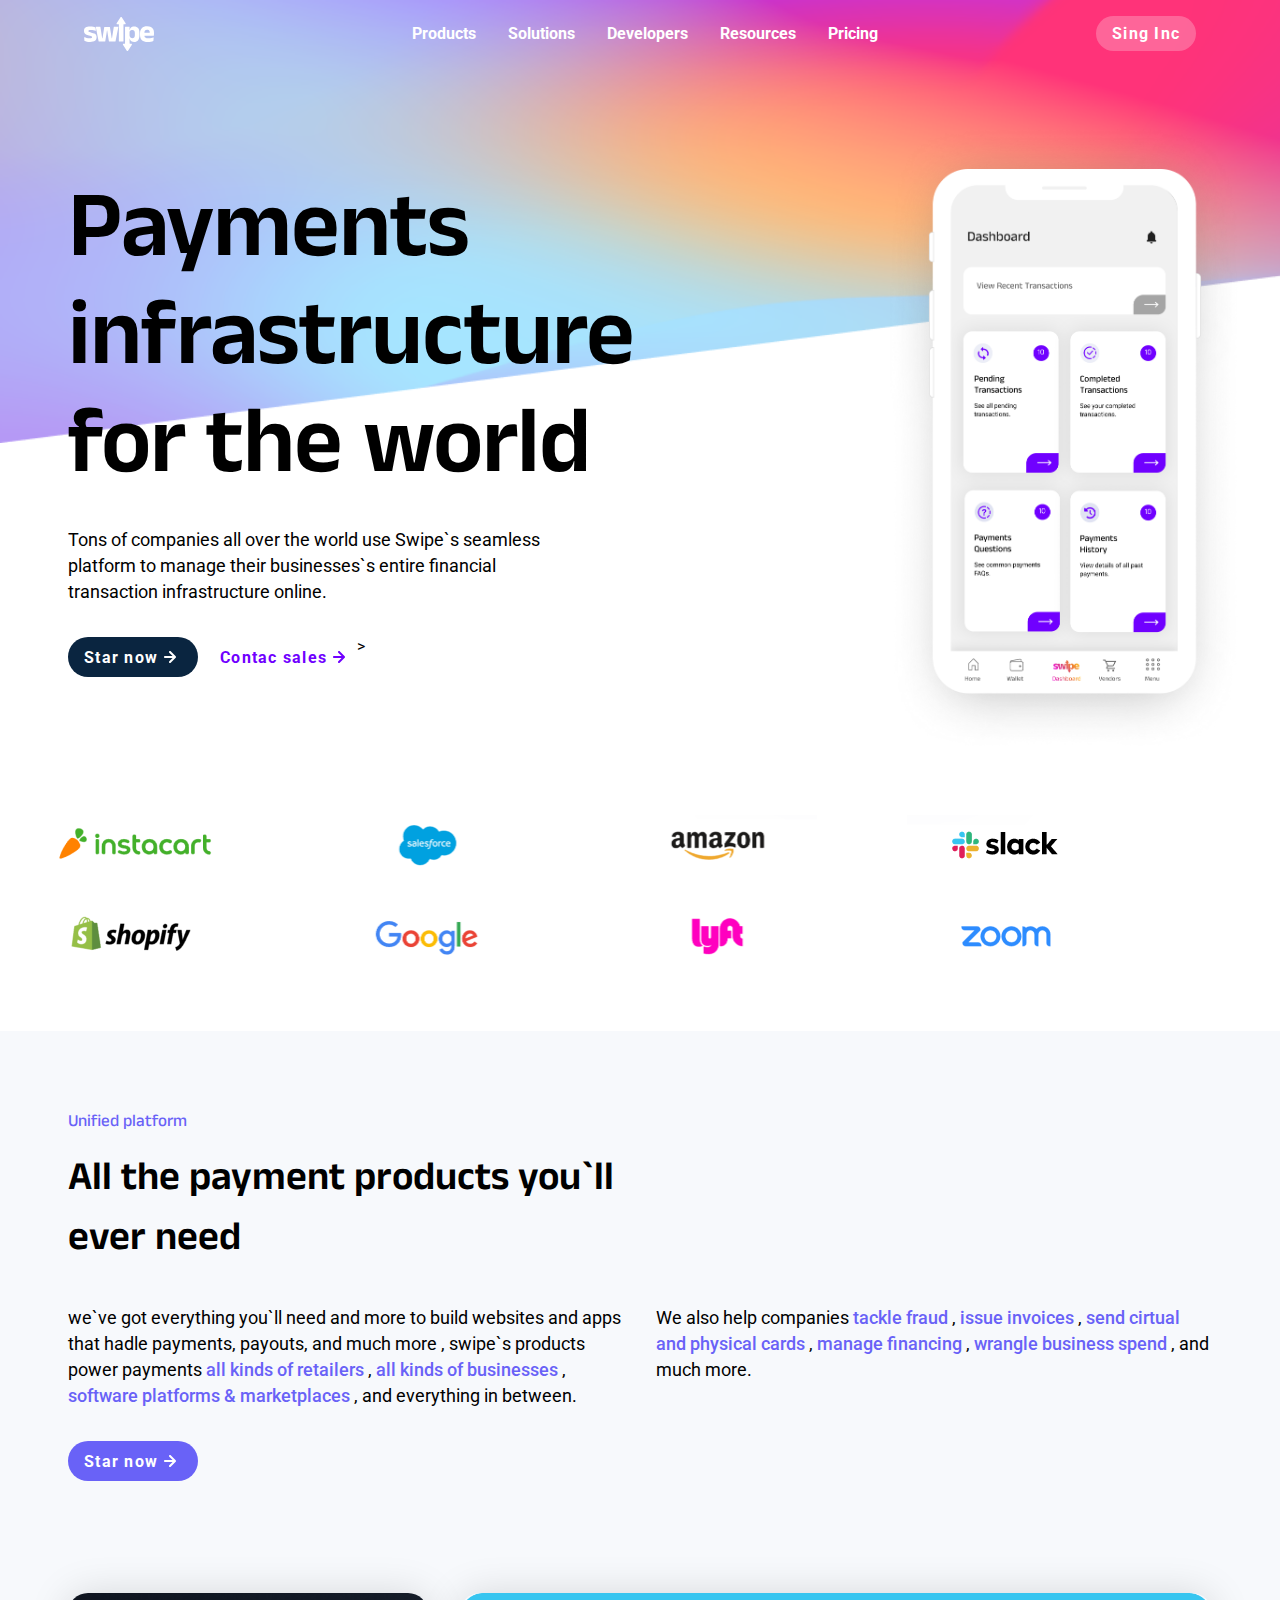
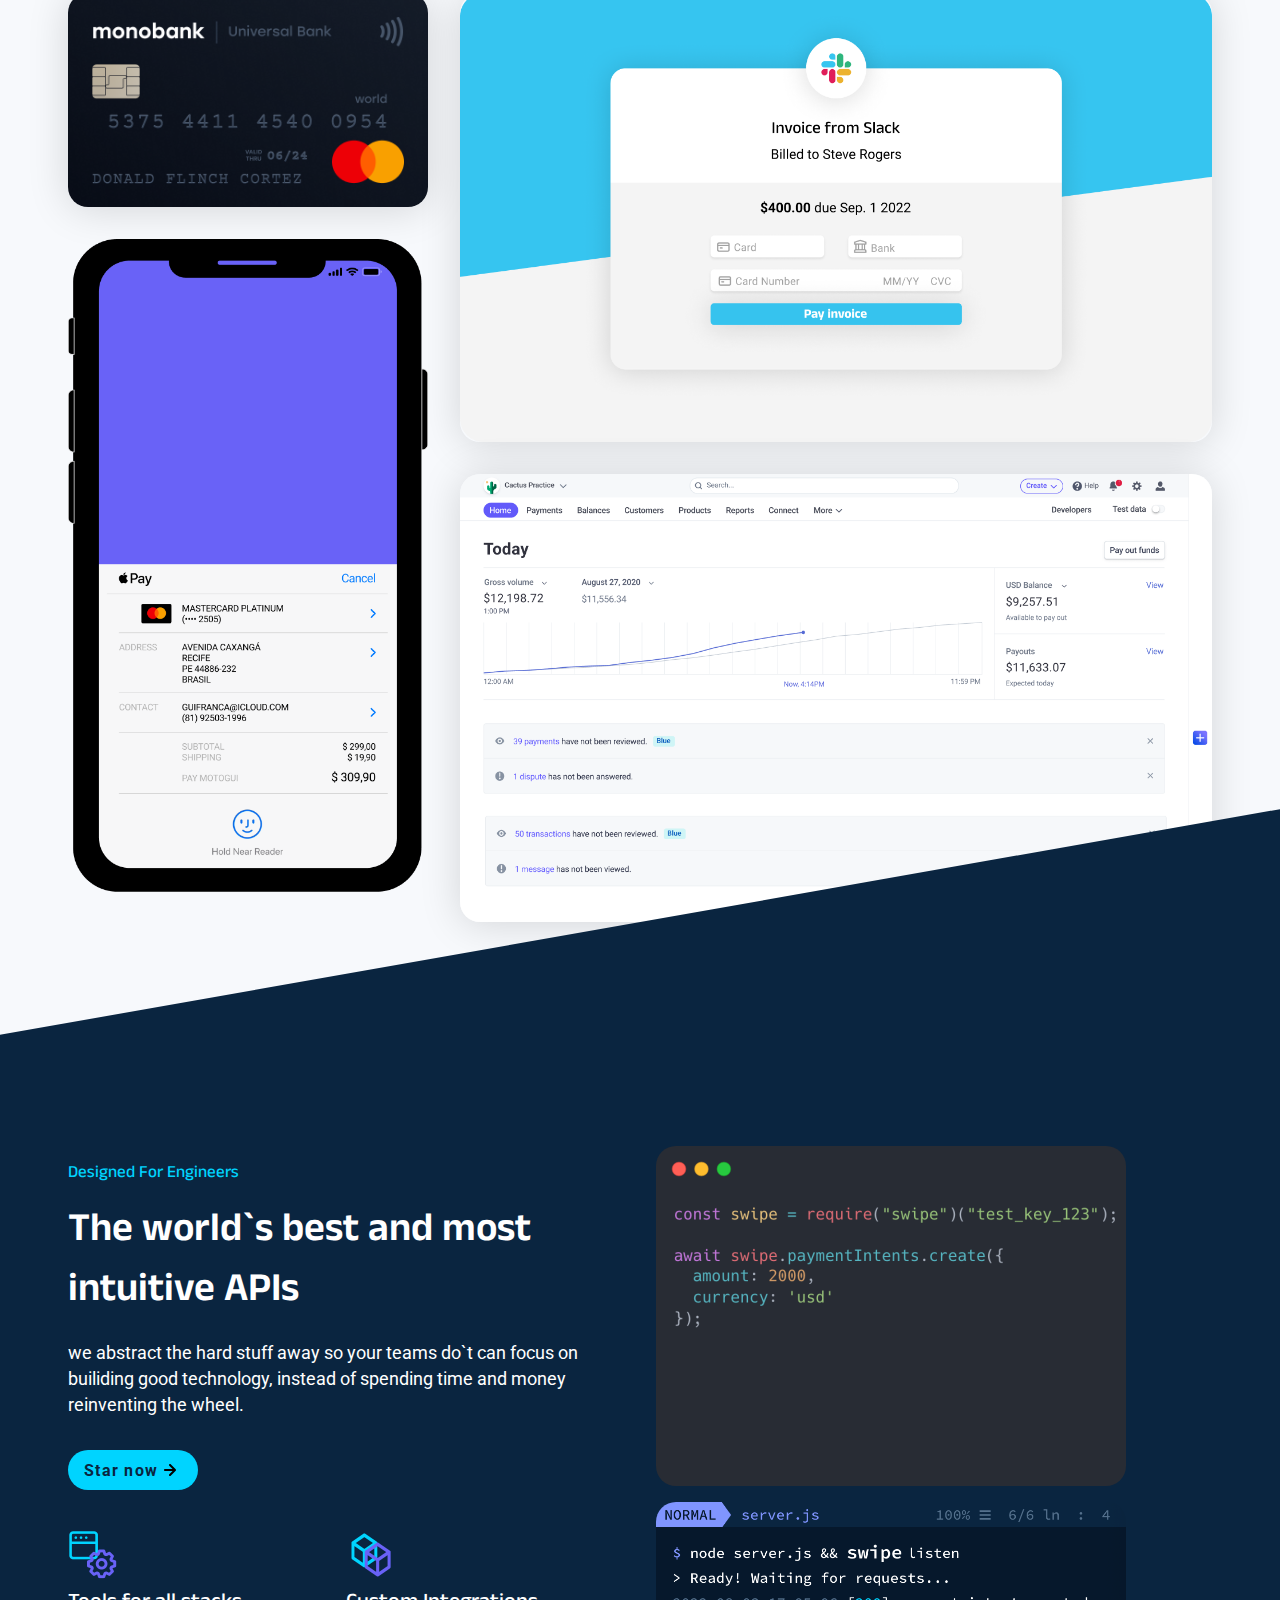
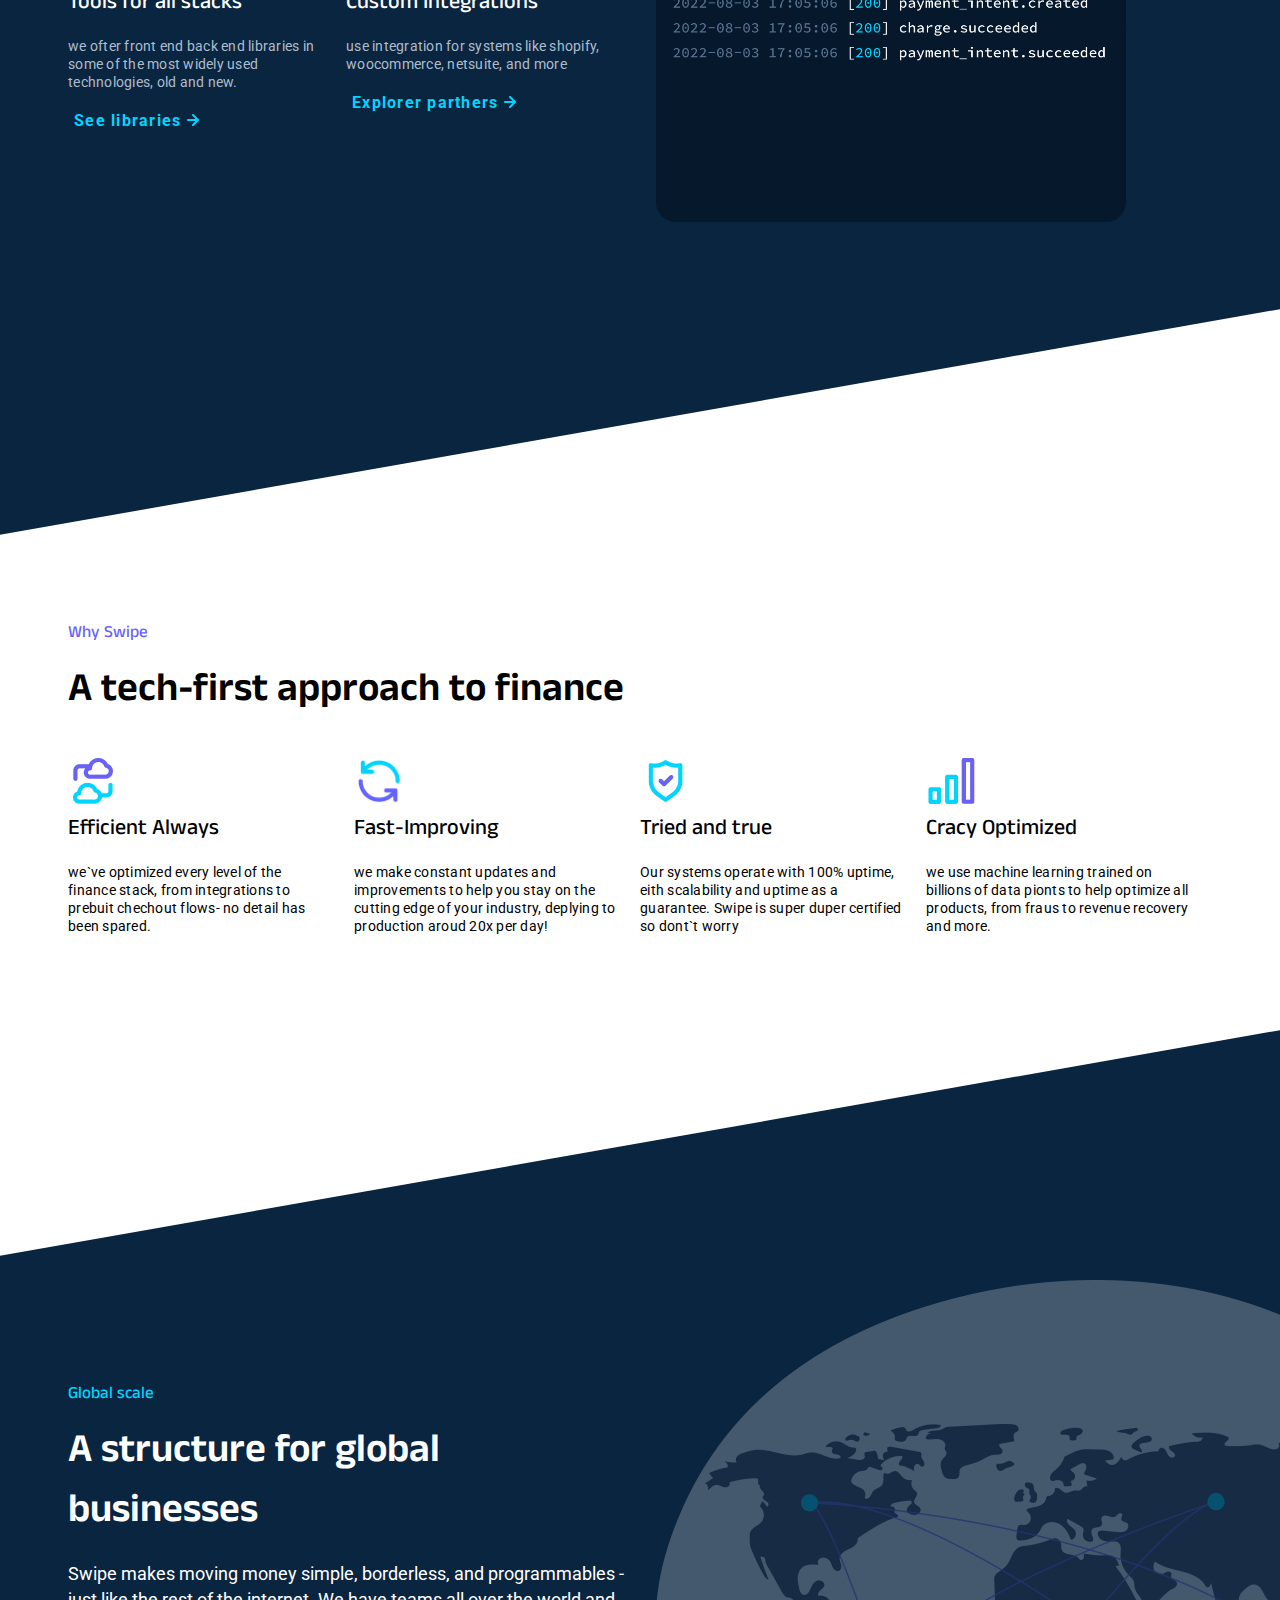
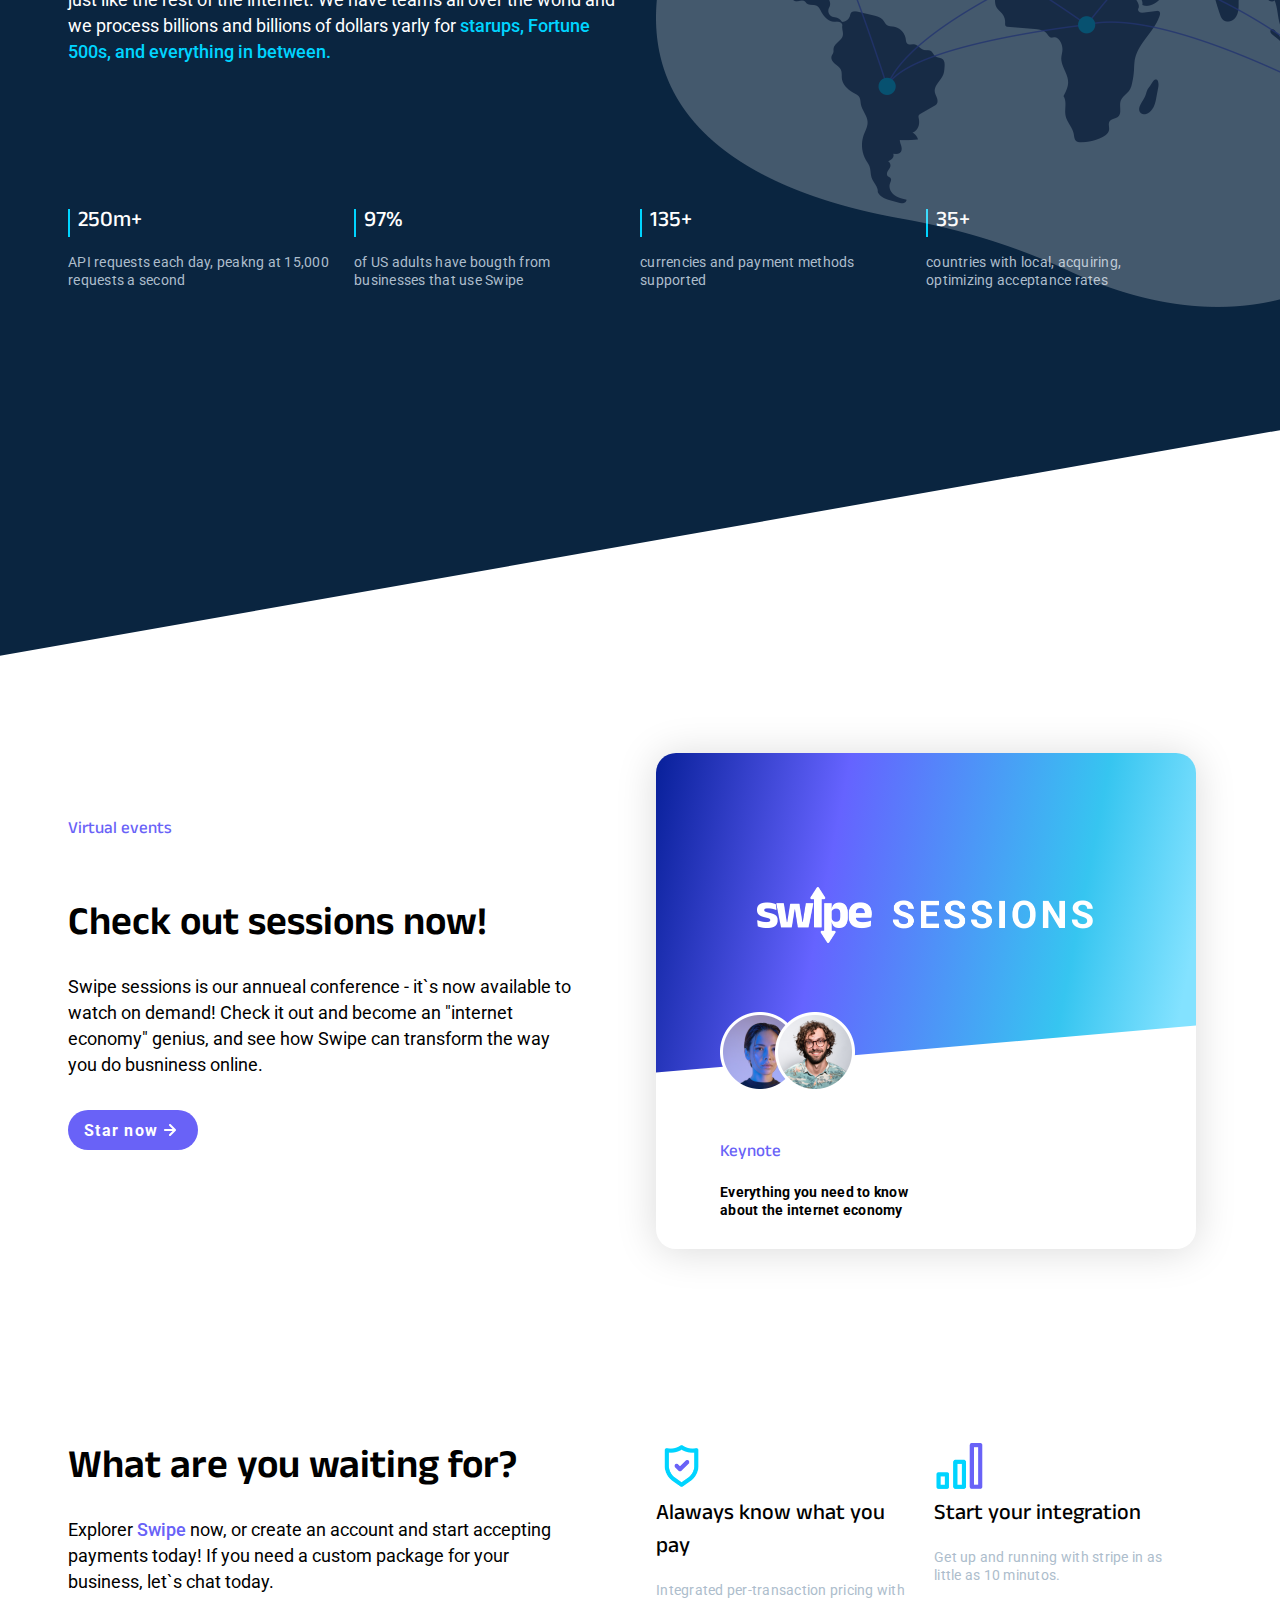
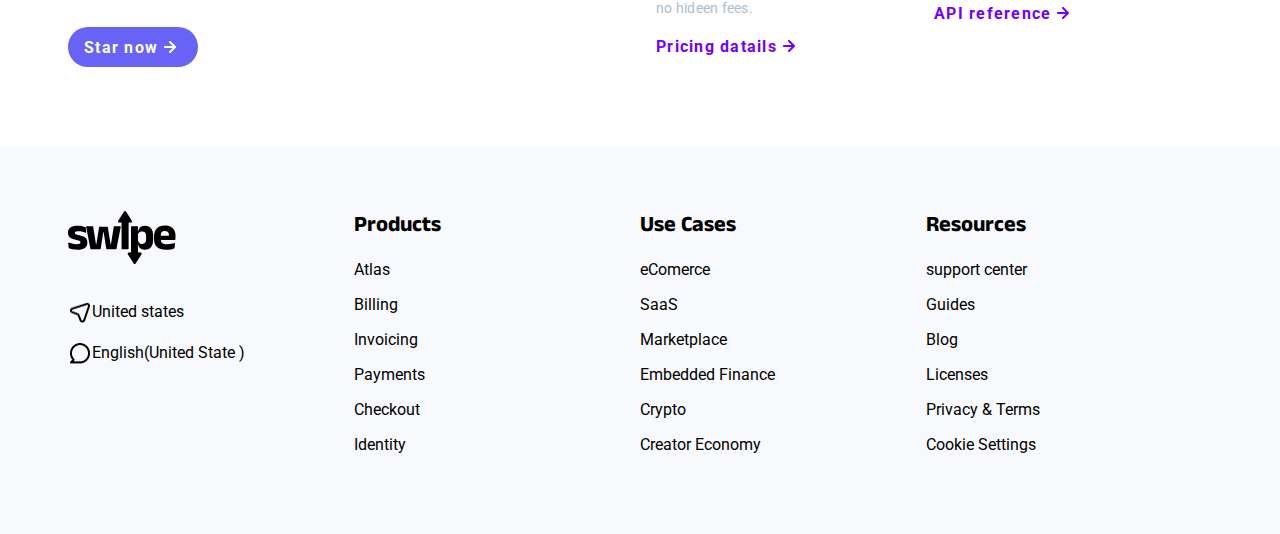
<file: index.html>
<!DOCTYPE html>
<html lang="en">
<head>
    <meta charset="UTF-8">
    <meta http-equiv="X-UA-Compatible" content="IE=edge">
    <meta name="viewport" content="width=device-width, initial-scale=1.0">
    <link rel="stylesheet" href="stylee.css">
    <link href="https://fonts.googleapis.com/css2?family=Anek+Telugu:wght@300;400;500;600;700&amp;family=Roboto:wght@300;400;500;700&amp;display=swap" rel="stylesheet">
    <link rel="preconnect" href="https://fonts.gstatic.com" crossorigin>
    <link rel="preconnect" href="https://fonts.googleapis.com">
    <title>swipe</title>

</head>
<body> 
    <div class="portada">
            <img class="imgport" src="imagenes/drive-download-20230717T034702Z-001/Rectangle 1.png"  alt="">
    </div>
    <nav class="navbar">
        <img src="imagenes/drive-download-20230717T034702Z-001/logo-white.svg" alt="Swipe, inc.">
        <ul class="menu">
            <li>
                <a href="#">Products</a>
            </li>
            <li>
                <a href="#">Solutions</a>
            </li>
            <li>
                <a href="#">Developers</a>
            </li>
            <li>
                <a href="#"> Resources</a>
            </li>
            <li>
                <a href="#"> Pricing</a>
            </li>
        </ul>

        <div class="hamburger-button">
            <div class="bar"></div>
            <div class="bar"></div>
            <div class="bar"></div>

        </div>
        <button class="primary-button navbar-button">Sing Inc</button>
    </nav>

    <main>
        
        <div class="hero">
                    <div class="section-container two-column">
                        <div class="col-left">
                            <h1>Payments infrastructure for the world</h1>
                            <p>Tons of companies all over the world use Swipe`s seamless platform to manage their businesses`s entire financial transaction infrastructure online.</p>
                <div class="button-container">
                    <button class="primary-button with-icon">
                        Star now
                    <img src="imagenes/drive-download-20230717T034702Z-001/arrow-right-light.svg " alt="">
                    </button>

                    <button class="secondary-button with-icon">
                        Contac sales
                    <img src="imagenes/drive-download-20230717T034702Z-001/arrow-right-purple.svg" alt="">
                    </button>>
                    
                </div>

                    </div>
                    
                    <div class="col-right hero-phone-container">
                        <img class="hero-phone" src="imagenes/drive-download-20230717T034702Z-001/hero-phone.png">
                    </div>   
                    </div>
        </div>
        <div class="parthners-section">
            <div class="section-container">
                <div class="partners-grid">
                    <img src="imagenes/drive-download-20230717T034702Z-001/instacart.png" alt="Instacart">
                    <img src="imagenes/drive-download-20230717T034702Z-001/salesforce.png" alt="Salesforce">
                    <img src="imagenes/drive-download-20230717T034702Z-001/amazon.png" alt="Amazon">
                    <img src="imagenes/drive-download-20230717T034702Z-001/slack.png" alt="Slack">
                    <img src="imagenes/drive-download-20230717T034702Z-001/shopify.png" alt="Shopify">
                    <img src="imagenes/drive-download-20230717T034702Z-001/google.png" alt="Google">
                    <img src="imagenes/drive-download-20230717T034702Z-001/lyft.png" alt="Lyft">
                    <img src="imagenes/drive-download-20230717T034702Z-001/zoom.png" alt="Zoom">

                </div>

            </div>

        </div>
        <div class="unified-platform-section">
            <div class="section-container">
                <p class="subtitle">Unified platform</p>
                <h2>All the payment products you`ll ever need</h2>
                <div class="two-column">
                    <div class="col-left">
                        <p>
                            we`ve got everything you`ll need and more to build websites and apps that hadle payments, payouts, and much more , swipe`s products power payments 
                            <a href="#">all kinds of retailers</a>
                            , 
                            <a href="#">all kinds of businesses</a>
                            , 
                            <a href="#">software platforms & marketplaces</a>
                            , and everything in between. 
                        </p>
                    </div> 
                    <div class="col-right">
                        <P>
                            We also help companies
                            <a href="#">tackle fraud</a>
                            ,
                            <a href="#">issue invoices</a>
                            ,
                            <a href="#">send cirtual and physical cards</a>
                            ,
                            <a href="#">manage financing</a>
                            ,
                            <a href="#">wrangle business spend</a>
                            , and much more.
                        </P>
                    </div>
                </div>
                <button class="primary-button with-icon">
                    Star now 
                    <img src="imagenes/drive-download-20230717T034702Z-001/arrow-right-light.svg" alt="">
                </button>
            </div>
        </div>
        <div class="graphic-section">
            <div class="section-container">
                <div class="graphic-grid">
                    <img src="imagenes/drive-download-20230717T034702Z-001/credit-card.png" alt="" id="credit-card">
                    <img src="imagenes/drive-download-20230717T034702Z-001/slack-invoice.png" alt="" id="slack-invoice">
                    <img src="imagenes/drive-download-20230717T034702Z-001/phone.png" alt="" id="phone">
                    <img src="imagenes/drive-download-20230717T034702Z-001/dash.png" alt="" id="dash">
                </div>
            </div>
        </div>
        <div class="integrations-section">
            <div class="section-container two-column">
                <div class="col-left">
                    <p class="subtitle2">Designed For Engineers</p>
                    <h2>The world`s best and most intuitive APIs</h2>
                    <p>
                        we abstract the hard stuff away so your teams do`t can focus on builiding good technology, instead of spending time and money reinventing the wheel.
                    </p>
                    <button class="primary-button with-icon">
                        Star now
                        <img src="imagenes/drive-download-20230717T034702Z-001/arrow-right-dark.svg " alt="">
                    </button>
                    <div class="card-container">
                        <div class="card">
                            <img src="imagenes/drive-download-20230717T034702Z-001/tools-icon.png" alt="" class="icon">
                            <h3>Tools for all stacks </h3>
                            <p class="secondary-text">
                                we ofter front end back end libraries in some of the most widely used technologies, old and new.
                            </p>
                            <button class="secondary-button with-icon">
                                See libraries
                                <img src="imagenes/drive-download-20230717T034702Z-001/arrow-right-blue.svg" alt="">
                            </button>
                        </div>
                        <div class="card">
                            <img src="imagenes/drive-download-20230717T034702Z-001/cube-icon.png" alt="" class="icon">
                            <h3>Custom Integrations</h3>
                            <p class="secondary-text">
                                use integration for systems like shopify, woocommerce, netsuite, and more
                            </p>
                            <button class="secondary-button with-icon">
                                Explorer parthers 
                                <img src="imagenes/drive-download-20230717T034702Z-001/arrow-right-blue.svg" alt="">
                            </button>
                        </div>
                    </div>
                </div>
                <div class="col-right">
                    <img src="imagenes/Nueva carpeta/api-code.png" alt="" id="api-code">
                    <img src="imagenes/drive-download-20230717T034702Z-001/terminal-code.png" alt="" id="terminal-code">
                </div>
            </div>
        </div>
        <div class="why-swipe-section">
            <div class="section-container">
                <p class="subtitle">Why Swipe</p>
                <h2>A tech-first approach to finance</h2>
                <div class="card-container">
                    <div class="card">
                        <img src="imagenes/drive-download-20230717T034702Z-001/cloud-icon.png" alt="" class="icon">
                        <h3>Efficient Always</h3>
                        <p class="secondary-text">
                            we`ve optimized every level of the finance stack, from integrations to prebuit chechout flows- no detail has been spared. 
                        </p>
                    </div>
                    <div class="card">
                        <img src="imagenes/drive-download-20230717T034702Z-001/cycle-icon.png" alt="" class="icon">
                        <h3>Fast-Improving</h3>
                        <p class="secondary-text">
                            we make constant updates and improvements to help you stay on the cutting edge of your industry, deplying to production aroud 20x per day!
                        </p>
                    </div>
                    <div class="card">
                        <img src="imagenes/drive-download-20230717T034702Z-001/shield-icon.png" alt="" class="icon">
                        <h3>Tried and true</h3>
                        <p class="secondary-text">
                            Our systems operate with 100% uptime, eith scalability and uptime as a guarantee. Swipe is super duper certified so dont`t worry
                        </p>
                    </div>
                    <div class="card">
                        <img src="imagenes/drive-download-20230717T034702Z-001/bars-icon.png" alt="" class="icon">
                        <h3>Cracy Optimized</h3>
                        <p class="secondary-text">
                            we use machine learning trained on billions of data pionts to help optimize all products, from fraus to revenue recovery and more. 
                        </p>
                    </div>
                </div>
            </div>
        </div>
        <div class="global-section">
            <div class="section-container">
                <div class="two-column">
                    <div class="col-left">
                        <p class="subtitle2">Global scale</p>
                        <h2>A structure for global businesses</h2>
                        <p>
                            Swipe makes moving money simple, borderless, and programmables - just like the rest of the internet. We have teams all over the world and we  process billions and billions of dollars yarly for 
                            <a href="#">starups, Fortune 500s, and everything in between.</a>
                        </p>
                    </div>
                    <div class="col-right">
                        <img id="globe" src="imagenes/drive-download-20230717T034702Z-001/global-graphic.png" alt="">
                    </div>
                </div>
                <div class="card-container">
                    <div class="card">
                        <h3>250m+</h3>
                        <p class="secondary-text">
                            API requests each day, peakng at 15,000 requests a second 
                        </p>
                    </div>
                    <div class="card">
                        <h3>97%</h3>
                        <p class="secondary-text">
                            of US adults have bougth from businesses that use Swipe 
                        </p>
                    </div>
                    <div class="card">
                        <h3>135+</h3>
                        <p class="secondary-text">
                            currencies and payment methods supported
                        </p>
                    </div>
                    <div class="card">
                        <h3>35+</h3>
                        <p class="secondary-text">
                            countries with local, acquiring, optimizing acceptance rates 
                        </p>
                    </div>

                </div>
            </div>
        </div>
        <div class="virtual-events-section">
            <div class="section-container two-column">
                <div class="col-left">
                    <p class="subtitle">Virtual events </p>
                    <br><br>
                    <h2>Check out sessions now!</h2>
                    <p>
                        Swipe sessions is our annueal conference - it`s now available to watch on demand! Check it out and become an "internet economy" genius, and see how Swipe can transform the way you do busniness online. 
                    </p>
                    <button class="primary-button with-icon">
                        Star now
                        <img src="imagenes/drive-download-20230717T034702Z-001/arrow-right-light.svg">
                    </button>
                </div>
                <div class="col-right">
                    <div class="swipe-sessions-card">
                        <div class="card-top">
                            <img id="sessions-logo" src="imagenes/drive-download-20230717T034702Z-001/swipe-sessions.png" alt="">
                            <div class="avatars">
                                <img src="imagenes/drive-download-20230717T034702Z-001/avatar1.png" alt="" >
                                <img src="imagenes/drive-download-20230717T034702Z-001/avatar2.png" alt="">
                            </div>
                        </div>
                        <div class="card-bottom">
                            <div class="card-content">
                                <br>
                                <p class="subtitle" >Keynote</p>
                                <p class="secondary-text">Everything you need to know about the internet economy </p>
                            </div>
                        </div>
                    </div>
                </div>
            </div>
        </div>
        <div class="getting-started-section">
            <div class="section-container two-column">
                <div class="col-left">
                    <h2>What are you waiting for?</h2>
                    <p>Explorer
                        <a href="#">Swipe</a>
                        now, or create an account and start accepting payments today! If you need a custom package for your business, let`s chat today. 
                    </p>
                    <button class="primary-button with-icon">
                        Star now
                        <img src="imagenes/drive-download-20230717T034702Z-001/arrow-right-light.svg" alt="">
                    </button>
                </div>
                <div class="col-right">
                    <div class="card">
                        <img src="imagenes/drive-download-20230717T034702Z-001/shield-icon.png" alt="" class="icon">
                        <h3>Alaways know what you pay</h3>
                        <p class="secondary-text">Integrated per-transaction pricing with no hideen fees.</p>
                        <button class="secondary-button with-icon">
                            Pricing datails 
                            <img src="imagenes/drive-download-20230717T034702Z-001/arrow-right-purple.svg" alt="">
                        </button>
                    </div>
                    <div class="card">
                        <img src="imagenes/drive-download-20230717T034702Z-001/bars-icon.png" alt="" class="icon">
                        <h3>Start your integration</h3>
                        <p class="secondary-text">Get up and running with stripe in as little as 10 minutos. </p>
                        <button class="secondary-button with-icon">
                            API reference
                            <img src="imagenes/drive-download-20230717T034702Z-001/arrow-right-purple.svg" alt="">
                        </button>
                    </div>
                </div>
            </div>
        </div>
        <footer class="footer"> 
        <div class="section-container">
            <div class="col">
                <img src="imagenes/drive-download-20230717T034702Z-001/logo-dark.svg" alt="" id="footer-logo">
                <div class="icon-link">
                    <img src="imagenes/drive-download-20230717T034702Z-001/location-icon.png" alt="">
                    <a href="#">United states</a>
                </div>
                <div class="icon-link">
                    <img src="imagenes/drive-download-20230717T034702Z-001/comment-icon.png" alt="">
                    <a href="#">English(United State )</a> 
                </div>
            </div>
            <div class="col">
                <h3>Products </h3>
                <ul>
                    <li>
                        <a href="#">Atlas</a>
                    </li>
                    <li>
                        <a href="#">Billing</a>
                    </li>
                    <li>
                        <a href="#">Invoicing</a>
                    </li>
                    <li>
                        <a href="#">Payments</a>
                    </li>
                    <li>
                        <a href="#">Checkout</a>
                    </li>
                    <li>
                        <a href="#">Identity</a>
                    </li>
                </ul>
            </div>
            <div class="col">
                <h3>Use Cases</h3>
                <ul>
                    <li>
                        <a href="#">eComerce</a>
                    </li>
                    <li>
                        <a href="#">SaaS</a>
                    </li>
                    <li>
                        <a href="#">Marketplace </a>
                    </li>
                    <li>
                        <a href="#">Embedded Finance</a>
                    </li>
                    <li>
                        <a href="#">Crypto</a>
                    </li>
                    <li>
                        <a href="#">Creator Economy </a>
                    </li>
                </ul>
            </div>
            <div class="col">
                <h3>Resources</h3>
                <ul>
                    <li>
                        <a href="#">support center</a>
                    </li>
                    <li>
                        <a href="#">Guides</a>
                    </li>
                    <li>
                        <a href="#">Blog</a>
                    </li>
                    <li>
                        <a href="#">Licenses</a>
                    </li>
                    <li>
                        <a href="#">Privacy & Terms</a>
                    </li>
                    <li>
                        <a href="#">Cookie Settings</a>
                    </li>
                </ul>
            </div>
        </div>
        </footer>
    </main>
     
        
</body>
</html>
</file>
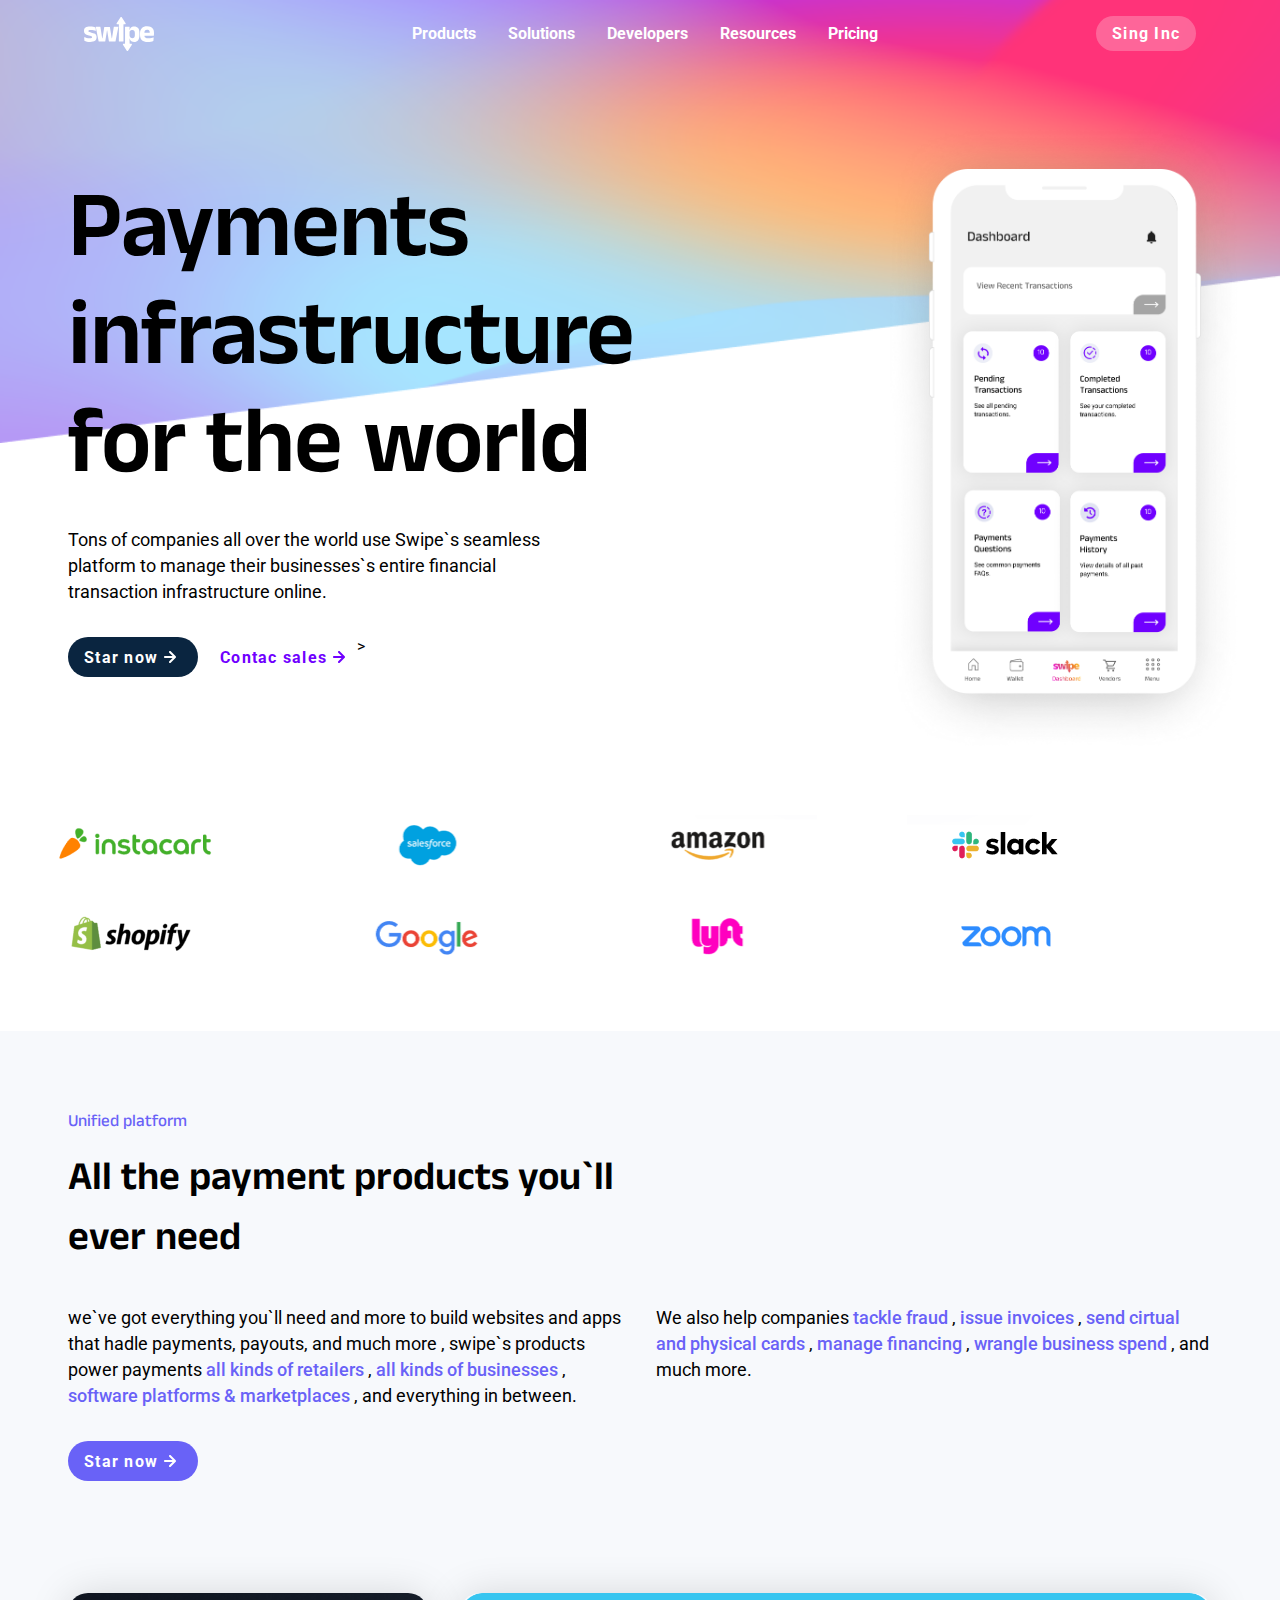
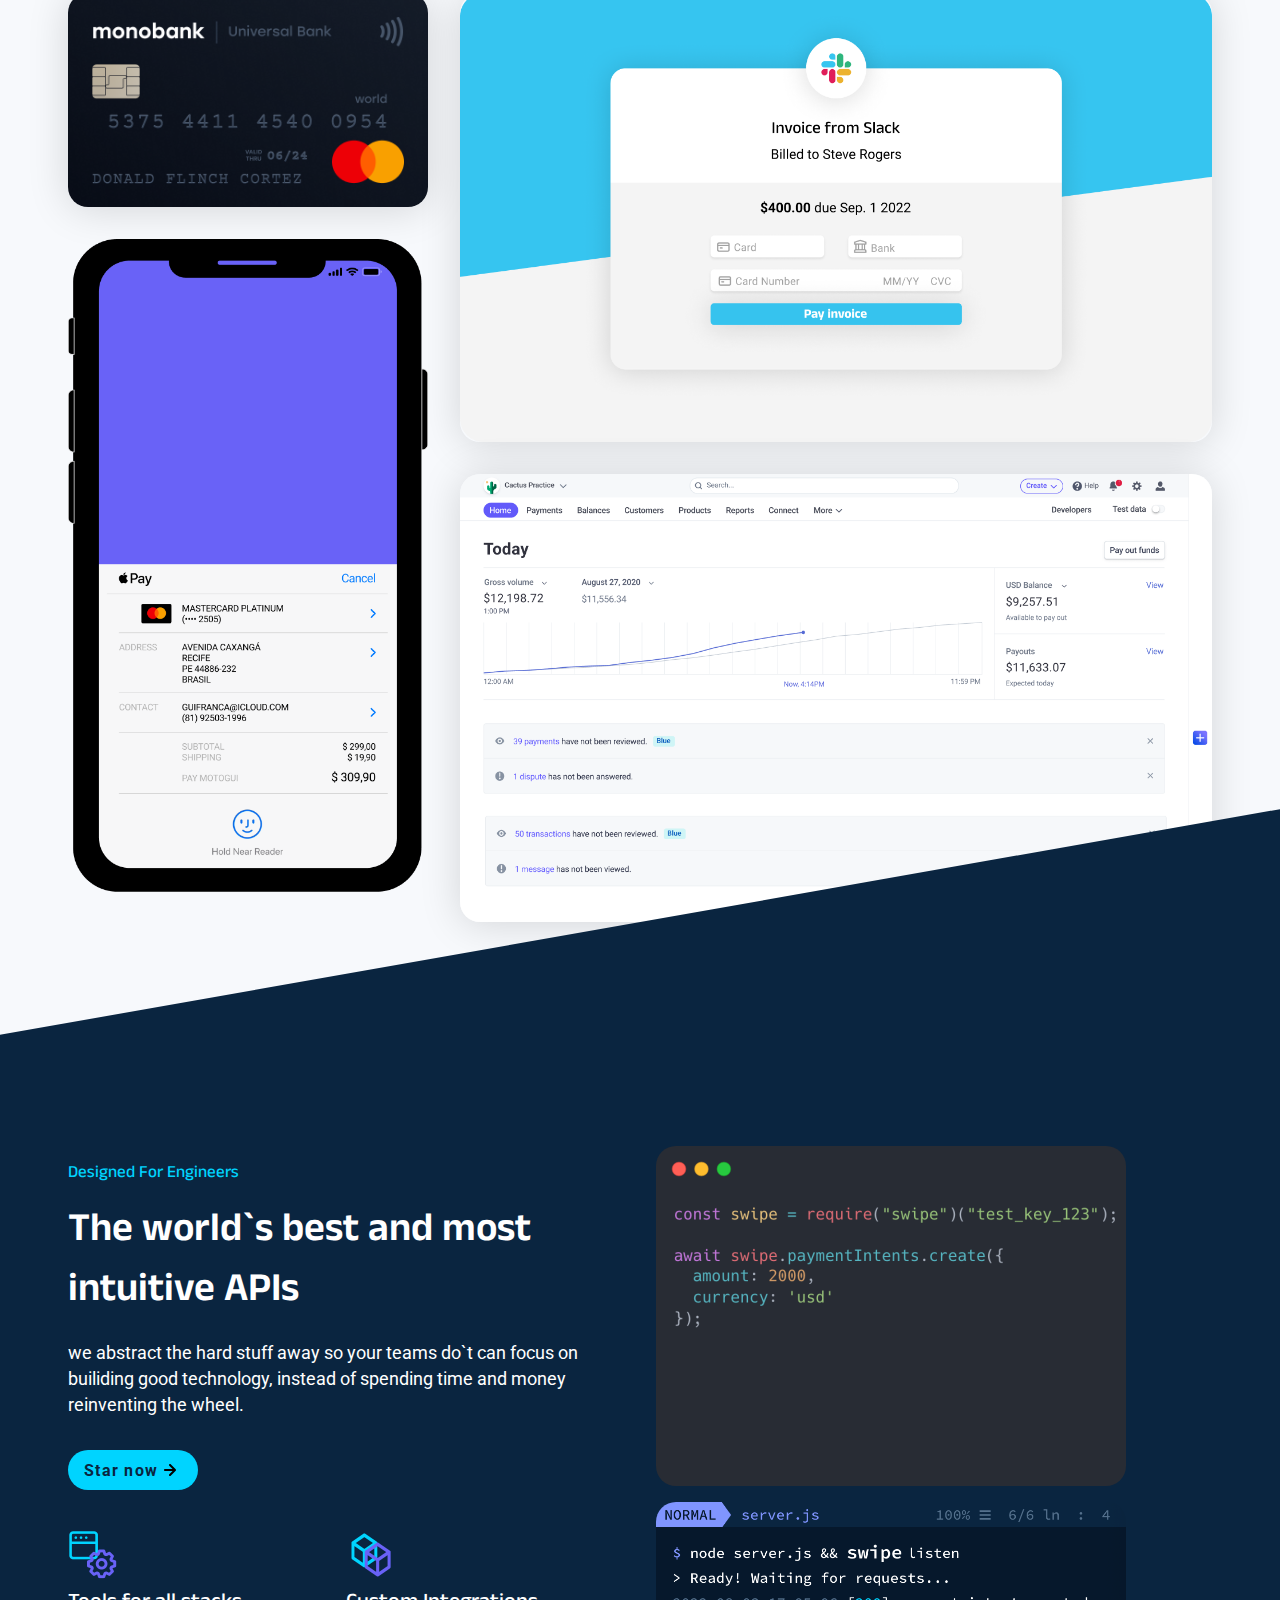
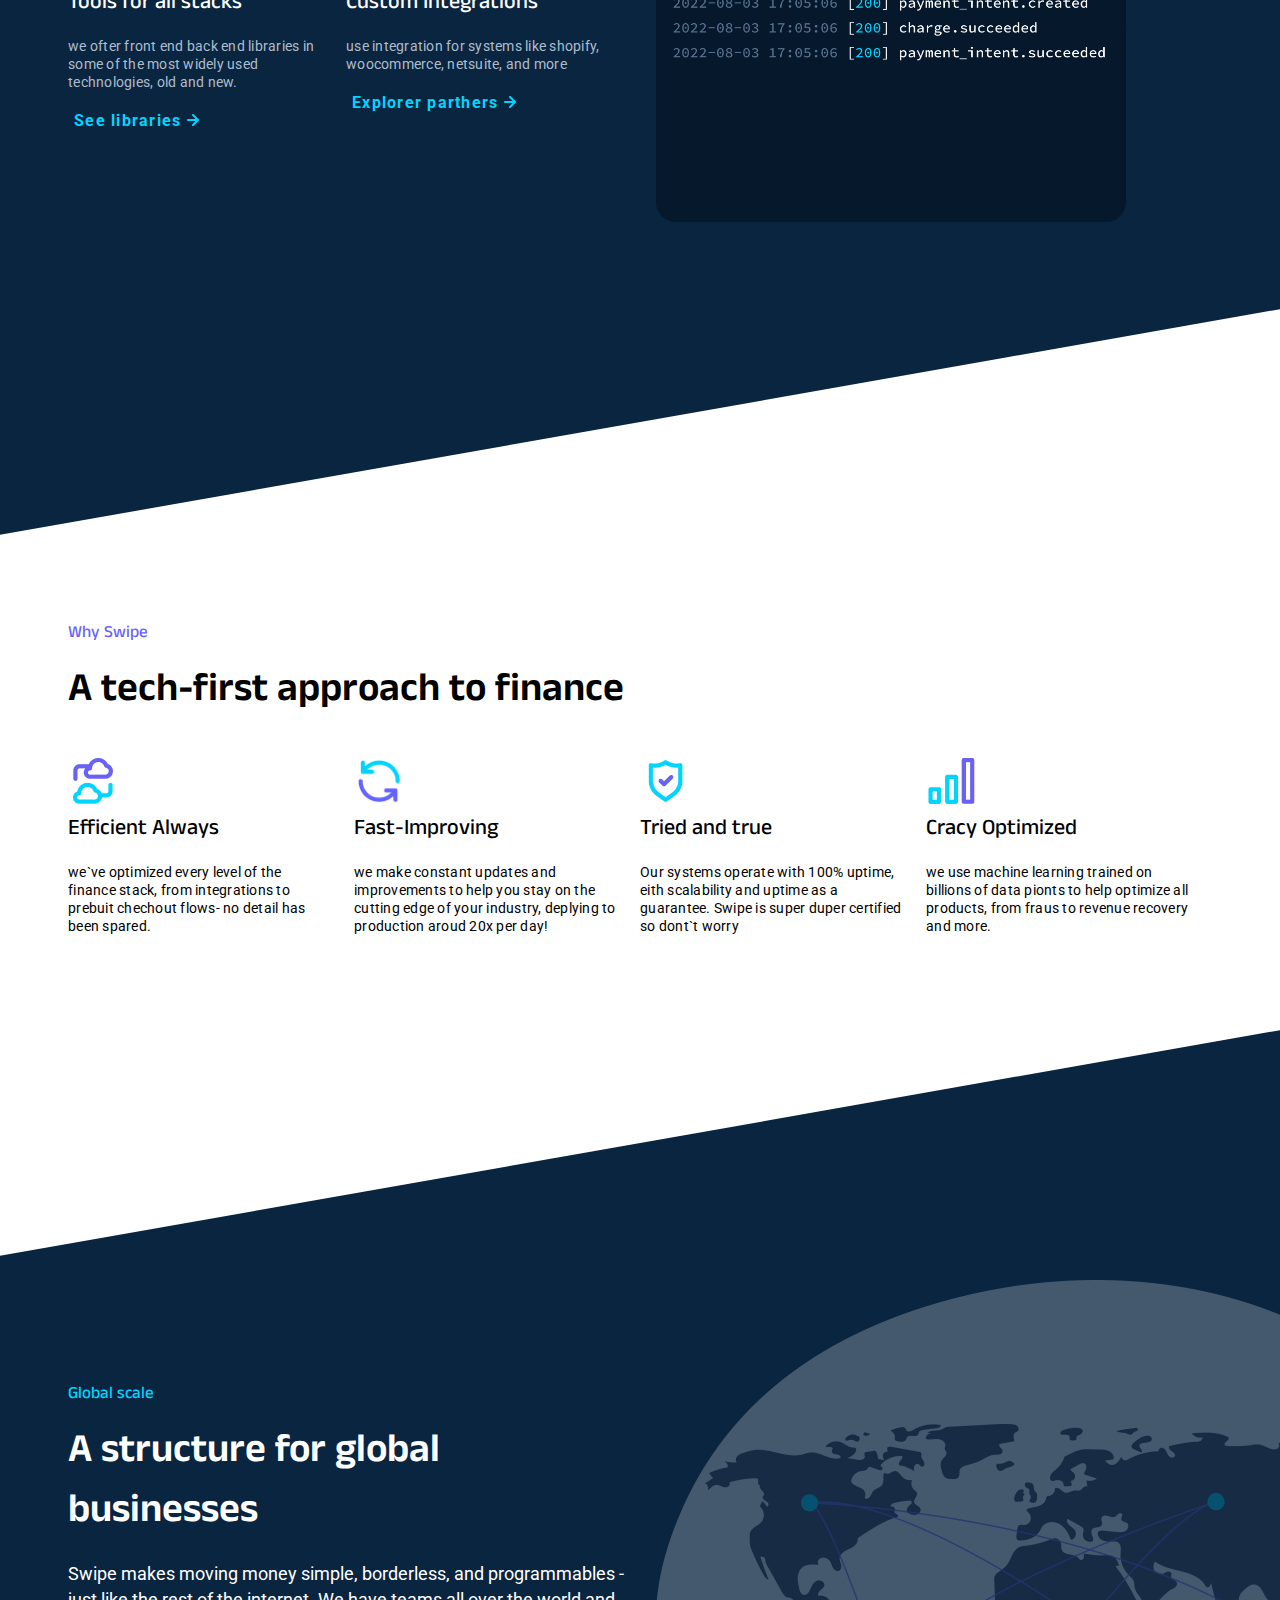
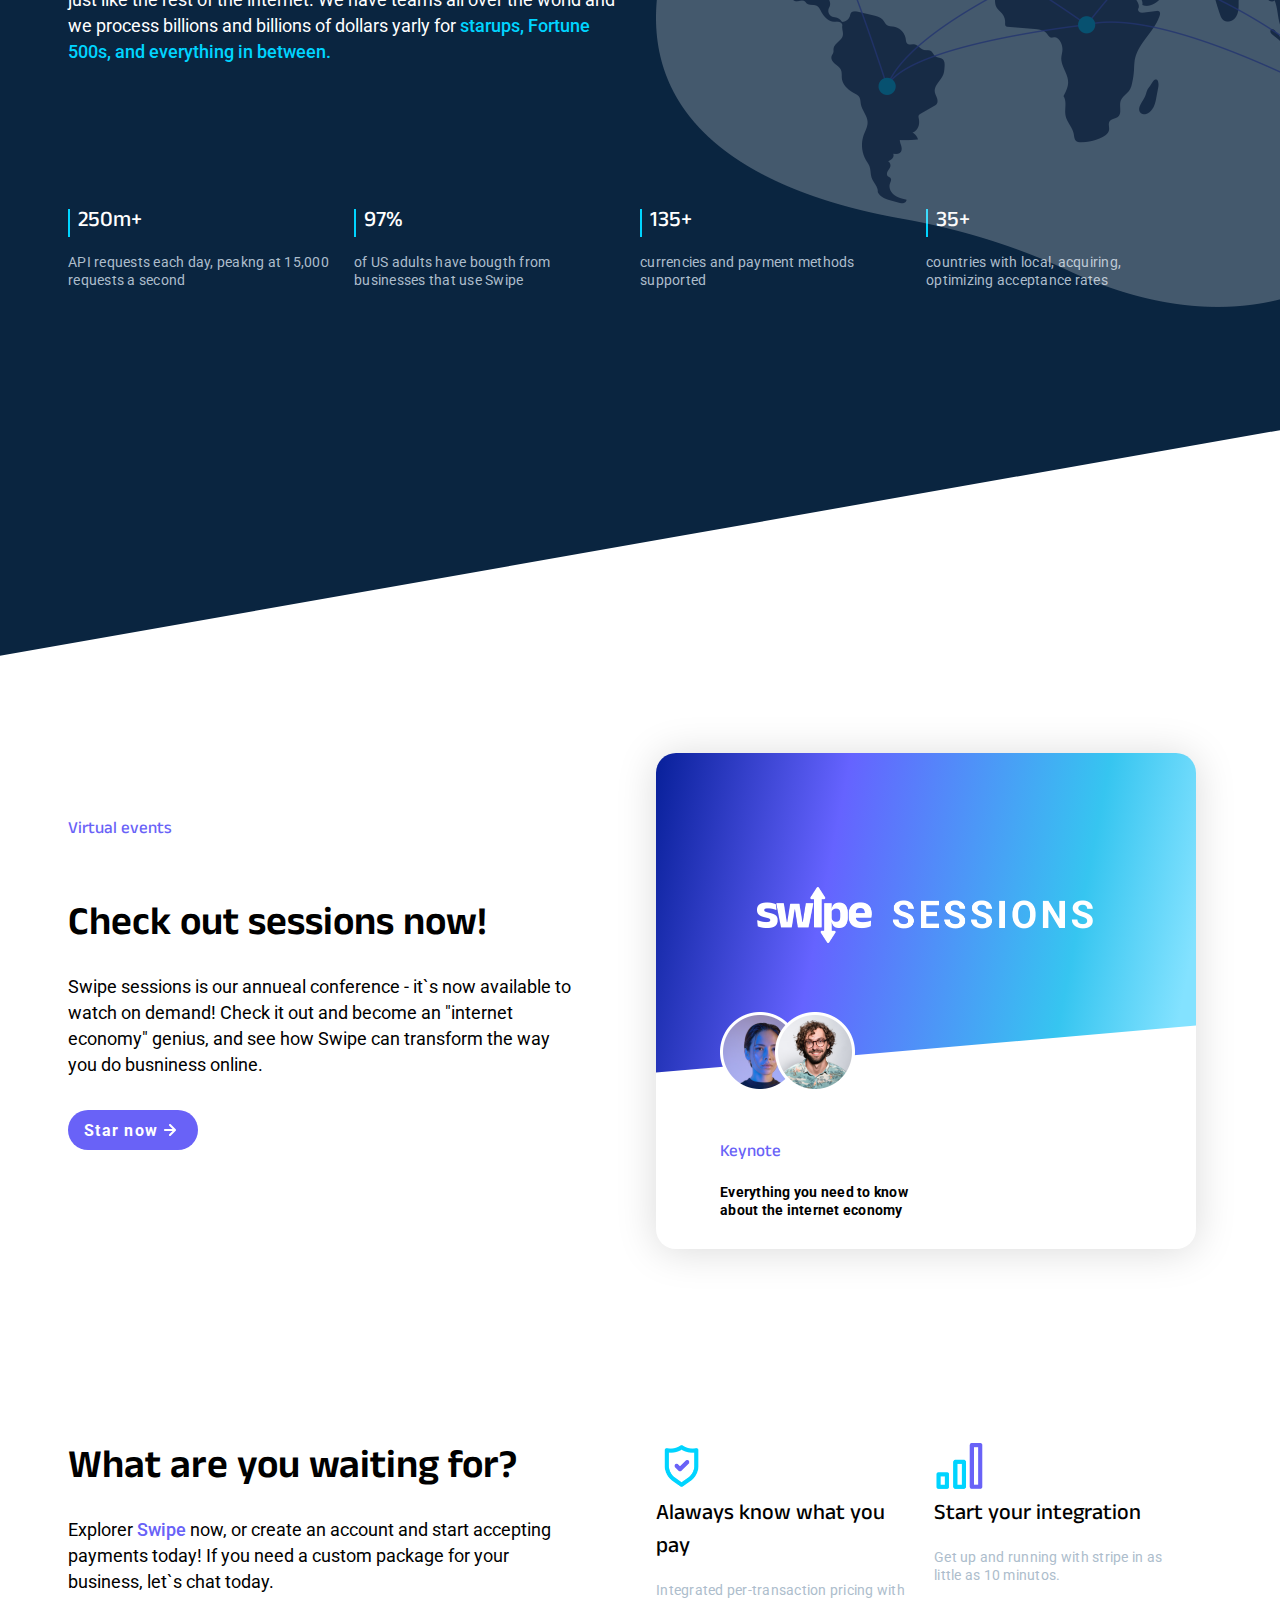
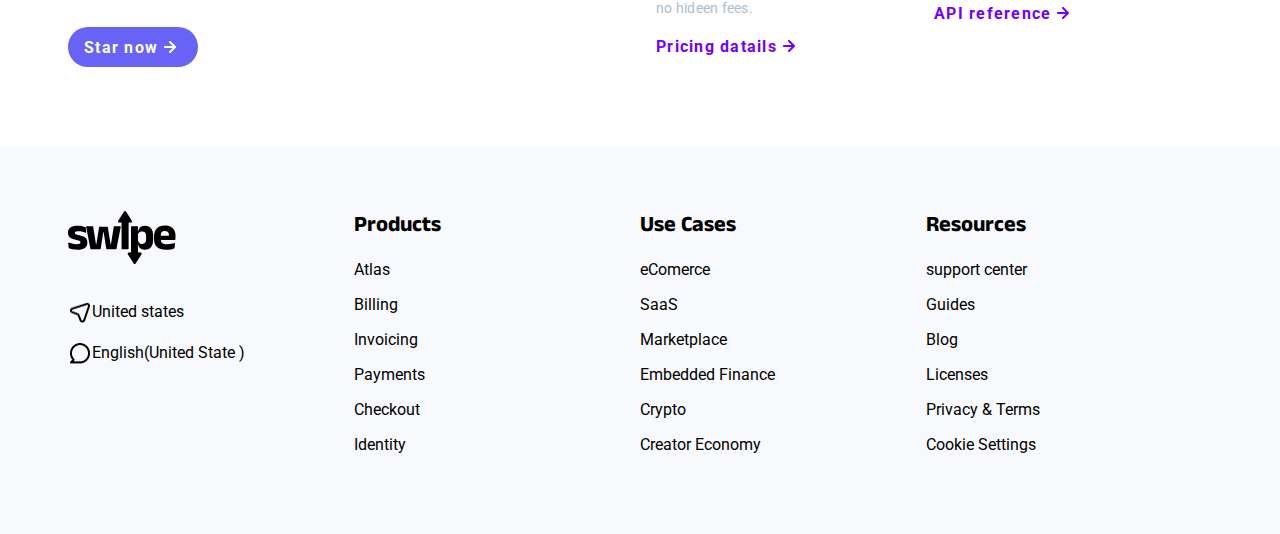
<file: slep.html>
<!DOCTYPE html>
<html lang="en">
<head>
    <meta charset="UTF-8">
    <meta http-equiv="X-UA-Compatible" content="IE=edge">
    <meta name="viewport" content="width=device-width, initial-scale=1.0">
    <link rel="stylesheet" href="stylee.css">
    <link href="https://fonts.googleapis.com/css2?family=Anek+Telugu:wght@300;400;500;600;700&amp;family=Roboto:wght@300;400;500;700&amp;display=swap" rel="stylesheet">
    <link rel="preconnect" href="https://fonts.gstatic.com" crossorigin>
    <link rel="preconnect" href="https://fonts.googleapis.com">
    <title>swipe</title>

</head>
<body> 
    <div class="portada">
            <img class="imgport" src="imagenes/drive-download-20230717T034702Z-001/Rectangle 1.png"  alt="">
    </div>
    <nav class="navbar">
        <img src="imagenes/drive-download-20230717T034702Z-001/logo-white.svg" alt="Swipe, inc.">
        <ul class="menu">
            <li>
                <a href="#">Products</a>
            </li>
            <li>
                <a href="#">Solutions</a>
            </li>
            <li>
                <a href="#">Developers</a>
            </li>
            <li>
                <a href="#"> Resources</a>
            </li>
            <li>
                <a href="#"> Pricing</a>
            </li>
        </ul>

        <div class="hamburger-button">
            <div class="bar"></div>
            <div class="bar"></div>
            <div class="bar"></div>

        </div>
        <button class="primary-button navbar-button">Sing Inc</button>
    </nav>

    <main>
        
        <div class="hero">
                    <div class="section-container two-column">
                        <div class="col-left">
                            <h1>Payments infrastructure for the world</h1>
                            <p>Tons of companies all over the world use Swipe`s seamless platform to manage their businesses`s entire financial transaction infrastructure online.</p>
                <div class="button-container">
                    <button class="primary-button with-icon">
                        Star now
                    <img src="imagenes/drive-download-20230717T034702Z-001/arrow-right-light.svg " alt="">
                    </button>

                    <button class="secondary-button with-icon">
                        Contac sales
                    <img src="imagenes/drive-download-20230717T034702Z-001/arrow-right-purple.svg" alt="">
                    </button>>
                    
                </div>

                    </div>
                    
                    <div class="col-right hero-phone-container">
                        <img class="hero-phone" src="imagenes/drive-download-20230717T034702Z-001/hero-phone.png">
                    </div>   
                    </div>
        </div>
        <div class="parthners-section">
            <div class="section-container">
                <div class="partners-grid">
                    <img src="imagenes/drive-download-20230717T034702Z-001/instacart.png" alt="Instacart">
                    <img src="imagenes/drive-download-20230717T034702Z-001/salesforce.png" alt="Salesforce">
                    <img src="imagenes/drive-download-20230717T034702Z-001/amazon.png" alt="Amazon">
                    <img src="imagenes/drive-download-20230717T034702Z-001/slack.png" alt="Slack">
                    <img src="imagenes/drive-download-20230717T034702Z-001/shopify.png" alt="Shopify">
                    <img src="imagenes/drive-download-20230717T034702Z-001/google.png" alt="Google">
                    <img src="imagenes/drive-download-20230717T034702Z-001/lyft.png" alt="Lyft">
                    <img src="imagenes/drive-download-20230717T034702Z-001/zoom.png" alt="Zoom">

                </div>

            </div>

        </div>
        <div class="unified-platform-section">
            <div class="section-container">
                <p class="subtitle">Unified platform</p>
                <h2>All the payment products you`ll ever need</h2>
                <div class="two-column">
                    <div class="col-left">
                        <p>
                            we`ve got everything you`ll need and more to build websites and apps that hadle payments, payouts, and much more , swipe`s products power payments 
                            <a href="#">all kinds of retailers</a>
                            , 
                            <a href="#">all kinds of businesses</a>
                            , 
                            <a href="#">software platforms & marketplaces</a>
                            , and everything in between. 
                        </p>
                    </div> 
                    <div class="col-right">
                        <P>
                            We also help companies
                            <a href="#">tackle fraud</a>
                            ,
                            <a href="#">issue invoices</a>
                            ,
                            <a href="#">send cirtual and physical cards</a>
                            ,
                            <a href="#">manage financing</a>
                            ,
                            <a href="#">wrangle business spend</a>
                            , and much more.
                        </P>
                    </div>
                </div>
                <button class="primary-button with-icon">
                    Star now 
                    <img src="imagenes/drive-download-20230717T034702Z-001/arrow-right-light.svg" alt="">
                </button>
            </div>
        </div>
        <div class="graphic-section">
            <div class="section-container">
                <div class="graphic-grid">
                    <img src="imagenes/drive-download-20230717T034702Z-001/credit-card.png" alt="" id="credit-card">
                    <img src="imagenes/drive-download-20230717T034702Z-001/slack-invoice.png" alt="" id="slack-invoice">
                    <img src="imagenes/drive-download-20230717T034702Z-001/phone.png" alt="" id="phone">
                    <img src="imagenes/drive-download-20230717T034702Z-001/dash.png" alt="" id="dash">
                </div>
            </div>
        </div>
        <div class="integrations-section">
            <div class="section-container two-column">
                <div class="col-left">
                    <p class="subtitle2">Designed For Engineers</p>
                    <h2>The world`s best and most intuitive APIs</h2>
                    <p>
                        we abstract the hard stuff away so your teams do`t can focus on builiding good technology, instead of spending time and money reinventing the wheel.
                    </p>
                    <button class="primary-button with-icon">
                        Star now
                        <img src="imagenes/drive-download-20230717T034702Z-001/arrow-right-dark.svg " alt="">
                    </button>
                    <div class="card-container">
                        <div class="card">
                            <img src="imagenes/drive-download-20230717T034702Z-001/tools-icon.png" alt="" class="icon">
                            <h3>Tools for all stacks </h3>
                            <p class="secondary-text">
                                we ofter front end back end libraries in some of the most widely used technologies, old and new.
                            </p>
                            <button class="secondary-button with-icon">
                                See libraries
                                <img src="imagenes/drive-download-20230717T034702Z-001/arrow-right-blue.svg" alt="">
                            </button>
                        </div>
                        <div class="card">
                            <img src="imagenes/drive-download-20230717T034702Z-001/cube-icon.png" alt="" class="icon">
                            <h3>Custom Integrations</h3>
                            <p class="secondary-text">
                                use integration for systems like shopify, woocommerce, netsuite, and more
                            </p>
                            <button class="secondary-button with-icon">
                                Explorer parthers 
                                <img src="imagenes/drive-download-20230717T034702Z-001/arrow-right-blue.svg" alt="">
                            </button>
                        </div>
                    </div>
                </div>
                <div class="col-right">
                    <img src="imagenes/Nueva carpeta/api-code.png" alt="" id="api-code">
                    <img src="imagenes/drive-download-20230717T034702Z-001/terminal-code.png" alt="" id="terminal-code">
                </div>
            </div>
        </div>
        <div class="why-swipe-section">
            <div class="section-container">
                <p class="subtitle">Why Swipe</p>
                <h2>A tech-first approach to finance</h2>
                <div class="card-container">
                    <div class="card">
                        <img src="imagenes/drive-download-20230717T034702Z-001/cloud-icon.png" alt="" class="icon">
                        <h3>Efficient Always</h3>
                        <p class="secondary-text">
                            we`ve optimized every level of the finance stack, from integrations to prebuit chechout flows- no detail has been spared. 
                        </p>
                    </div>
                    <div class="card">
                        <img src="imagenes/drive-download-20230717T034702Z-001/cycle-icon.png" alt="" class="icon">
                        <h3>Fast-Improving</h3>
                        <p class="secondary-text">
                            we make constant updates and improvements to help you stay on the cutting edge of your industry, deplying to production aroud 20x per day!
                        </p>
                    </div>
                    <div class="card">
                        <img src="imagenes/drive-download-20230717T034702Z-001/shield-icon.png" alt="" class="icon">
                        <h3>Tried and true</h3>
                        <p class="secondary-text">
                            Our systems operate with 100% uptime, eith scalability and uptime as a guarantee. Swipe is super duper certified so dont`t worry
                        </p>
                    </div>
                    <div class="card">
                        <img src="imagenes/drive-download-20230717T034702Z-001/bars-icon.png" alt="" class="icon">
                        <h3>Cracy Optimized</h3>
                        <p class="secondary-text">
                            we use machine learning trained on billions of data pionts to help optimize all products, from fraus to revenue recovery and more. 
                        </p>
                    </div>
                </div>
            </div>
        </div>
        <div class="global-section">
            <div class="section-container">
                <div class="two-column">
                    <div class="col-left">
                        <p class="subtitle2">Global scale</p>
                        <h2>A structure for global businesses</h2>
                        <p>
                            Swipe makes moving money simple, borderless, and programmables - just like the rest of the internet. We have teams all over the world and we  process billions and billions of dollars yarly for 
                            <a href="#">starups, Fortune 500s, and everything in between.</a>
                        </p>
                    </div>
                    <div class="col-right">
                        <img id="globe" src="imagenes/drive-download-20230717T034702Z-001/global-graphic.png" alt="">
                    </div>
                </div>
                <div class="card-container">
                    <div class="card">
                        <h3>250m+</h3>
                        <p class="secondary-text">
                            API requests each day, peakng at 15,000 requests a second 
                        </p>
                    </div>
                    <div class="card">
                        <h3>97%</h3>
                        <p class="secondary-text">
                            of US adults have bougth from businesses that use Swipe 
                        </p>
                    </div>
                    <div class="card">
                        <h3>135+</h3>
                        <p class="secondary-text">
                            currencies and payment methods supported
                        </p>
                    </div>
                    <div class="card">
                        <h3>35+</h3>
                        <p class="secondary-text">
                            countries with local, acquiring, optimizing acceptance rates 
                        </p>
                    </div>

                </div>
            </div>
        </div>
        <div class="virtual-events-section">
            <div class="section-container two-column">
                <div class="col-left">
                    <p class="subtitle">Virtual events </p>
                    <br><br>
                    <h2>Check out sessions now!</h2>
                    <p>
                        Swipe sessions is our annueal conference - it`s now available to watch on demand! Check it out and become an "internet economy" genius, and see how Swipe can transform the way you do busniness online. 
                    </p>
                    <button class="primary-button with-icon">
                        Star now
                        <img src="imagenes/drive-download-20230717T034702Z-001/arrow-right-light.svg">
                    </button>
                </div>
                <div class="col-right">
                    <div class="swipe-sessions-card">
                        <div class="card-top">
                            <img id="sessions-logo" src="imagenes/drive-download-20230717T034702Z-001/swipe-sessions.png" alt="">
                            <div class="avatars">
                                <img src="imagenes/drive-download-20230717T034702Z-001/avatar1.png" alt="" >
                                <img src="imagenes/drive-download-20230717T034702Z-001/avatar2.png" alt="">
                            </div>
                        </div>
                        <div class="card-bottom">
                            <div class="card-content">
                                <br>
                                <p class="subtitle" >Keynote</p>
                                <p class="secondary-text">Everything you need to know about the internet economy </p>
                            </div>
                        </div>
                    </div>
                </div>
            </div>
        </div>
        <div class="getting-started-section">
            <div class="section-container two-column">
                <div class="col-left">
                    <h2>What are you waiting for?</h2>
                    <p>Explorer
                        <a href="#">Swipe</a>
                        now, or create an account and start accepting payments today! If you need a custom package for your business, let`s chat today. 
                    </p>
                    <button class="primary-button with-icon">
                        Star now
                        <img src="imagenes/drive-download-20230717T034702Z-001/arrow-right-light.svg" alt="">
                    </button>
                </div>
                <div class="col-right">
                    <div class="card">
                        <img src="imagenes/drive-download-20230717T034702Z-001/shield-icon.png" alt="" class="icon">
                        <h3>Alaways know what you pay</h3>
                        <p class="secondary-text">Integrated per-transaction pricing with no hideen fees.</p>
                        <button class="secondary-button with-icon">
                            Pricing datails 
                            <img src="imagenes/drive-download-20230717T034702Z-001/arrow-right-purple.svg" alt="">
                        </button>
                    </div>
                    <div class="card">
                        <img src="imagenes/drive-download-20230717T034702Z-001/bars-icon.png" alt="" class="icon">
                        <h3>Start your integration</h3>
                        <p class="secondary-text">Get up and running with stripe in as little as 10 minutos. </p>
                        <button class="secondary-button with-icon">
                            API reference
                            <img src="imagenes/drive-download-20230717T034702Z-001/arrow-right-purple.svg" alt="">
                        </button>
                    </div>
                </div>
            </div>
        </div>
        <footer class="footer"> 
        <div class="section-container">
            <div class="col">
                <img src="imagenes/drive-download-20230717T034702Z-001/logo-dark.svg" alt="" id="footer-logo">
                <div class="icon-link">
                    <img src="imagenes/drive-download-20230717T034702Z-001/location-icon.png" alt="">
                    <a href="#">United states</a>
                </div>
                <div class="icon-link">
                    <img src="imagenes/drive-download-20230717T034702Z-001/comment-icon.png" alt="">
                    <a href="#">English(United State )</a> 
                </div>
            </div>
            <div class="col">
                <h3>Products </h3>
                <ul>
                    <li>
                        <a href="#">Atlas</a>
                    </li>
                    <li>
                        <a href="#">Billing</a>
                    </li>
                    <li>
                        <a href="#">Invoicing</a>
                    </li>
                    <li>
                        <a href="#">Payments</a>
                    </li>
                    <li>
                        <a href="#">Checkout</a>
                    </li>
                    <li>
                        <a href="#">Identity</a>
                    </li>
                </ul>
            </div>
            <div class="col">
                <h3>Use Cases</h3>
                <ul>
                    <li>
                        <a href="#">eComerce</a>
                    </li>
                    <li>
                        <a href="#">SaaS</a>
                    </li>
                    <li>
                        <a href="#">Marketplace </a>
                    </li>
                    <li>
                        <a href="#">Embedded Finance</a>
                    </li>
                    <li>
                        <a href="#">Crypto</a>
                    </li>
                    <li>
                        <a href="#">Creator Economy </a>
                    </li>
                </ul>
            </div>
            <div class="col">
                <h3>Resources</h3>
                <ul>
                    <li>
                        <a href="#">support center</a>
                    </li>
                    <li>
                        <a href="#">Guides</a>
                    </li>
                    <li>
                        <a href="#">Blog</a>
                    </li>
                    <li>
                        <a href="#">Licenses</a>
                    </li>
                    <li>
                        <a href="#">Privacy & Terms</a>
                    </li>
                    <li>
                        <a href="#">Cookie Settings</a>
                    </li>
                </ul>
            </div>
        </div>
        </footer>
</file>
<file: stylee.css>
:root {
    /* TEXT VARIABLES JGAMA*/
    --text-dark: #000;
    --text-light: #fff;
    --text-grey: #adbdcc;
    --body-font: "Roboto", sans-serif;
    --heading-font: "Anek Telugu", sans-serif;
    --h1-size: 94px;
    --h1-height: 108px;
    --h2-size: 50px;
    --h2-height: 75px;
    --h3-size: 40px;
    --h4-size: 32px;
    --h5-size: 28px;
    --h6-size: 22px;
    --subtitle-size: 17px;
    --subtitle-height: 26px;
    --p-size: 18px;
    --p-height: 26px;
    --secondary-text-size: 14px;
    --secondary-text-height: 18px;
    --button-size: 16px;
  
    /* SPACING VARIABLES JGAMA*/
    --spacing-sm: 8px;
    --spacing-md: 16px;
    --spacing-lg: 32px;
    --spacing-xl: 64px;
    --standard-width: 1144px;
    /* COLOR VARIABLES JGAMA*/
    --purple-1: #6962f7;
    --purple-2: #7000ff;
    --blue-1: #00d4ff;
    --primary-accent: #0a2540;
    --primary-button-hover: #6d7a88;
    --bg-white: #fff;
    --bg-light: #f7f9fc;
  
    --standard-border-radius: 20px;
    --standard-box-shadow: 0px 2px 40px rgba(0, 0, 0, 0.15);
    --primary-gradient: linear-gradient(
      
      101.33deg,
      #08209a 0.76%,
      #6563ff 33.33%,
      #36c5f0 76.92%,
      #83e2ff 96.96%
    ); 
  }
  
  /* GENERAL ELEMENT STYLES JGAMA*/
  
  html,
  body {
    width: 100%;
    position: relative;
    overflow-x: hidden;
  }
  
  body {
    font-family: var(--body-font);
    color: var(--text-dark);
    margin: 0;
    box-sizing: border-box;
    padding: var(--spacing-sm) 0 0 0;
    background-color: var(--bg-white);
    display: flex;
    flex-direction: column;
    justify-content: center;
    align-items: center;
  }

  
  main {
    width: 100%;
    margin: var(--spacing-xl) 0 0 0;
  }
  
  h1 {
    font-family: var(--heading-font);
    font-weight: 600;
    font-size: var(--h1-size);
    margin: 0;
    width: 100%;
    letter-spacing: -1px;
    line-height: var(--h1-height);
  }
  h2 {
    font-family: var(--heading-font);
    font-weight: 600;
    font-size: var(--h3-size);
    margin: 0;
    width: 100%;
  }
  h3 {
    font-family: var(--heading-font);
    font-weight: 500;
    font-size: var(--h3-size);
    margin: 0;
    width: 100%;
  }
  
  h4 {
    font-family: var(--heading-font);
    font-weight: 500;
    font-size: var(--h4-size);
    margin: 0;
    width: 100%;
    letter-spacing: 0.25px;
  }
  
  h5 {
    font-family: var(--heading-font);
    font-weight: 500;
    font-size: var(--h5-size);
    margin: 0;
    width: 100%;
  }
  
  h6 {
    font-family: var(--heading-font);
    font-weight: 500;
    font-size: var(--h6-size);
    margin: 0;
    width: 100%;
  }
  
  a {
    text-decoration: none;
    color: var(--purple-1);
    font-weight: 500;
    transition: color 0.25s ease;
  }
  
  a:hover {
    color: var(--primary-accent);
  }
  p {
    font-size: var(--p-size);
    line-height: var(--p-height);
    font-weight: 400;
    margin: var(--spacing-md) 0;
  }
  
  /* Layout Styles  */
  .section-container {
    width: 100%;
    max-width: var(--standard-width);
  }
  
  .two-column {
    width: 100%;
    display: flex;
    flex-direction: row;
    justify-content: center;
    align-items: flex-start;
    box-sizing: border-box;
  }
  
  .two-column > .col-left {
    width: 50%;
    box-sizing: border-box;
    padding: 0 var(--spacing-md) 0 0;
    display: flex;
    flex-direction: column;
    align-items: start;
    justify-content: center;
  }
  
  .two-column > .col-right {
    
    width: 50%;
    box-sizing: border-box;
    padding: 0 0 0 var(--spacing-md);
    display: flex;
    flex-direction: column;
    align-items: start;
    justify-content: center;
  }
  
  .card {
    display: flex;
    flex-direction: column;
    justify-content: flex-start;
    align-items: flex-start;
    padding: var(--spacing-sm) var(--spacing-md) var(--spacing-sm) 0;
  }
  .card .icon {
    height: 50px;
    margin: 0 0 var(--spacing-sm) 0;
  }
  
  .card h3 {
    font-family: var(--heading-font);
    font-weight: 500;
    font-size: var(--h6-size);
    margin: 0;
    width: 100%;
  }
  
  .subtitle,
  .subtitle2 {
    color: var(--purple-1);
    font-family: var(--heading-font);
    font-weight: 500;
    font-size: var(--subtitle-size);
    line-height: var(--subtitle-height);
  }
  .subtitle2 {
    color: var(--blue-1);
  }
  
  .secondary-text {
    font-size: var(--secondary-text-size);
    line-height: var(--secondary-text-height);
    color: var(--text-grey);
    letter-spacing: 0.25px;
  }
  /* BUTTON STYLES JGAMA */
  .primary-button {
    font-family: var(--body-font);
    font-size: var(--button-size);
    letter-spacing: 1.25px;
    font-weight: bold;
    border-radius: var(--standard-border-radius);
    border: none;
    background-color: var(--primary-accent);
    color: var(--text-light);
    padding: var(--spacing-sm) var(--spacing-md);
    transition: all 0.15s ease;
  }
  
  .primary-button:hover {
    background-color: var(--primary-button-hover);
    cursor: pointer;
  }
  .secondary-button {
    font-family: var(--body-font);
    font-size: var(--button-size);
    letter-spacing: 1.25px;
    font-weight: bold;
    border-radius: var(--standard-border-radius);
    border: none;
    background-color: transparent;
    color: var(--primary-accent);
    transition: all 0.15s ease;
  }
  
  .secondary-button:hover {
    opacity: 0.75;
    cursor: pointer;
  }
  
  .with-icon {
    display: flex;
    justify-content: center;
    align-items: center;
  }
  .with-icon > img {
    transition: transform 0.25s ease;
  }
  .with-icon:hover > img {
    transform: translateX(4px);
  }
  
  /* NAVBAR JGAMA*/
  
  .navbar {
    display: flex;
    justify-content: space-between;
    align-items: center;
    width: 100%;
    max-width: var(--standard-width);
    padding: 0 var(--spacing-md);
    margin: 0 0 var(--spacing-xl) 0;
    box-sizing: border-box;
  }

  

 .portada{
  /*style ="max-width: 100%;width:auto ; height: auto;*/
  max-width: 200%;
  width: auto;
  height: auto;
  position: absolute;
  z-index: -2;
  top: 0;
  /* right: 0;
  left: 0;  */
 }
 .imgport{
  width:100vw ;
  right: 0;
}
  .menu {
    display: flex;
    list-style: none;
    justify-content: center;
    align-items: center;
  }
  
  .menu a {
    color: var(--text-light);
    margin: 0 var(--spacing-md);
    font-weight: bold;
  }
  
  .menu a:hover {
    text-decoration: underline;
  }
  .navbar-button {
    background: rgba(250, 250, 250, 0.25);
  }
  
  .navbar-button:hover {
    background: rgba(250, 250, 250, 0.5);
  }
  
  .hamburger-button {
    display: none;
  }
  

  
  /* HERO STYLES JGAMA*/
  
  .hero {
    width: 100%;
    display: flex;
    justify-content: center;
  }
  
  .hero p {
    max-width: 480px;
  }
  
  .button-container {
    display: flex;
    margin: var(--spacing-md) 0;
  }
  
  .button-container button:nth-of-type(2) {
    margin: 0 0 0 var(--spacing-md);
    color: var(--purple-2);
  }
  
  .hero .hero-phone-container {
    height: 564px;
    align-items: flex-end;
  }
  
  .hero-phone {
    height: 628px;
    transform: translate(32px, -32px);
  }
  
  /* Partners Section JGAMA*/
  .partners-section {
    width: 100%;
    display: flex;
    justify-content: center;
  }
  .partners-grid {
    display: grid;
    grid-template-columns: 1fr 1fr 1fr 1fr;
    grid-template-rows: 1fr 1fr;
    margin: var(--spacing-xl) 0;
    column-gap: var(--spacing-md);
    row-gap: var(--spacing-lg);
  }
  
  .partners-grid img {
    height: 60px;
    place-self: center;
  }
  
  /* UNIFIED PLATFORM SECTION JGAMA*/
  
  .unified-platform-section {
    padding: var(--spacing-xl) 0;
    width: 100%;
    display: flex;
    justify-content: center;
    background-color: var(--bg-light);
  }
  
  .unified-platform-section h2 {
    width: 50%;
    margin-bottom: var(--spacing-md);
  }
  
  .unified-platform-section .primary-button {
    background-color: var(--purple-1);
    margin: var(--spacing-md) 0;
  }
  .unified-platform-section .primary-button:hover {
    background-color: var(--primary-accent);
  }
  
  /* GRAPHIC GRID SECTION JGAMA*/
  .graphic-section {
    width: 100%;
    display: flex;
    justify-content: center;
    background-color: var(--bg-light);
  }
  .graphic-grid {
    display: grid;
    grid-template-areas:
      "card slack slack"
      "phone slack slack"
      "phone dash dash";
    grid-gap: var(--spacing-lg);
    padding: var(--spacing-lg) 0;
  }
  
  #credit-card {
    grid-area: card;
    width: 100%;
    box-shadow: var(--standard-box-shadow);
    border-radius: var(--standard-border-radius);
  }
  #slack-invoice {
    grid-area: slack;
    width: 100%;
    box-shadow: var(--standard-box-shadow);
    border-radius: var(--standard-border-radius);
  }
  
  #phone {
    grid-area: phone;
    width: 100%;
  }
  #dash {
    grid-area: dash;
    width: 100%;
    box-shadow: var(--standard-box-shadow);
    border-radius: var(--standard-border-radius);
  }
  
  /* INTEGRATIONS SEECTION STYLES JGAMA*/
  .integrations-section {
    color: var(--text-light);
    width: 100%;
    display: flex;
    justify-content: center;
    position: relative;
    padding: calc(var(--spacing-xl) * 3) 0;
    z-index: 1;
  }
  
  .integrations-section::before {
    content: "";
    width: 100%;
    height: 1100px;
    background-color: var(--primary-accent);
    position: absolute;
    top: -32px;
    left: 0;
    z-index: -1;
    transform: skewY(-10deg);
  }
  
  .integrations-section::after {
    content: "";
    background-color: var(--bg-light);
    width: 100%;
    height: 50%;
    position: absolute;
    top: 0;
    left: 0;
    z-index: -2;
  }
  
  .integrations-section .primary-button {
    background-color: var(--blue-1);
    color: var(--primary-accent);
    margin: var(--spacing-md) 0 0 0;
  }
  
  .integrations-section .primary-button:hover {
    background-color: var(--bg-white);
  }
  
  .integrations-section .secondary-button {
    color: var(--blue-1);
  }
  
  .integrations-section .card-container {
    display: flex;
    margin: var(--spacing-lg) 0;
  }
  
  .integrations-section .card-container .card {
    width: 50%;
  }
  
  #api-code {
    max-width: 470px;
    margin: 0 0 var(--spacing-md) 0;
    border-radius: var(--standard-border-radius);
  }
  
  #terminal-code {
    max-width: 470px;
    border-radius: var(--standard-border-radius);
  }
  
  /* WHY SWIPE SECTION JGAMA*/
  
  .why-swipe-section {
    width: 100%;
    display: flex;
    justify-content: center;
    padding: calc(var(--spacing-xl) * 3) 0;
  }
  .why-swipe-section .card-container {
    display: flex;
    margin: var(--spacing-lg) 0;
  }
  
  .why-swipe-section .card-container .card {
    width: 25%;
    padding: 0 var(--spacing-sm) 0 0;
    margin: 0 var(--spacing-md) 0 0;
    box-sizing: border-box;
  }
  
  .why-swipe-section .secondary-text {
    color: var(--text-dark);
  }
  
  /* GLOBAL SECTION JGAMA*/
  .global-section {
    width: 100%;
    display: flex;
    justify-content: center;
    color: var(--text-light);
    position: relative;
    padding: calc(var(--spacing-xl) * 3) 0 ;
    z-index: 1;
  }
  
  .global-section::before {
    content: "";
    width: 100%;
    height: 1000px;
    background-color: var(--primary-accent);
    position: absolute;
    top: -32px;
    left: 0;
    z-index: -1;
    transform: skewY(-10deg);
  }
  
  .global-section a {
    color: var(--blue-1);
  }
  .global-section a:hover {
    color: var(--text-light);
  }
  
  .global-section .card-container {
    display: flex;
    margin: calc(var(--spacing-xl) * 2) 0;
  }
  .global-section .card-container .card {
    width: 25%;
    box-sizing: border-box;
    padding: 0 var(--spacing-sm) 0 0;
    margin: 0 var(--spacing-md) 0 0;
  }
  
  .global-section .card-container .card h3 {
    border-left: 2px solid var(--blue-1);
    padding: 0 0 0 var(--spacing-sm);
    line-height: 28px;
  }
  
  #globe {
    max-width: 844px;
    opacity: 25%;
    position: absolute;
    top: 10%;
  }
  
  /* VIRTUAL EVENTS SECTION JGAMA*/
  .virtual-events-section {
    display: flex;
    justify-content: center;
    padding: calc(var(--spacing-xl) * 2) 0;
    position: relative;
  }
  .virtual-events-section::before {
    content: "";
    background-color: var(--bg-white);
    width: 100%;
    height: 100%;
    position: absolute;
    top: 0;
    z-index: -1;
  }
  
  .virtual-events-section .primary-button {
    background-color: var(--purple-1);
    margin: var(--spacing-md) 0 0 0;
  }
  .virtual-events-section .primary-button:hover {
    background-color: var(--primary-accent);
  }
  
  .virtual-events-section .col-left {
    height: 446px;
    padding: 0 var(--spacing-xl) 0 0;
  }
  
  .swipe-sessions-card {
    padding:50px 0 0 ;
    width: 540px;
    height: 446px;
    box-shadow: var(--standard-box-shadow);
    border-radius: var(--standard-border-radius);
    overflow: hidden;
  }
  
  .swipe-sessions-card .card-top {
    width: 100%;
    /* padding: 70px 0 0; */
   /* margin-top: ; */
    height: 50%;
    display: flex;
    /* flex-direction: column; */
    justify-content: center;
    align-items: center;
    position: relative;
    /* transform: rotate(10deg); JGAMA*/
  }
  
  .swipe-sessions-card .card-top::before {
    background: var(--primary-gradient);
    content: "";
    width: 100%;
    height: 150%;
    position: absolute;
    top: -40%;
    transform: skewY(-5deg);
    z-index: -1;
  }
  
  #sessions-logo {
    z-index: 2;
    width: 338px;
  }
  
  .virtual-events-section .avatars {
    position: absolute;
    
    bottom: -70px;
    left: var(--spacing-xl);
    z-index: 3;
    /* width: 140px;
    height: 80px; */
  }
  
  .virtual-events-section .avatars img {
    width: 80px;
  }
  
  .virtual-events-section .avatars img:nth-of-type(2) {
    position: absolute;
    left: 55px;
  }
  
  .virtual-events-section .card-bottom {
    width: 100%;
    height: 50%;
    
    box-sizing: border-box;
    padding: var(--spacing-xl);
  }
  .virtual-events-section .card-bottom .subtitle {
    margin: var(--spacing-lg) 0 0 0;
  }
  
  .virtual-events-section .card-bottom .secondary-text {
    color: var(--text-dark);
    font-weight: 700;
    width: 50%;
  }
  
  /* GETTING STARTED SECTION JGAMA*/
  .getting-started-section {
    display: flex;
    justify-content: center;
    padding: var(--spacing-xl) 0;
  }
  
  .getting-started-section .primary-button {
    background-color: var(--purple-1);
    margin: var(--spacing-md) 0;
  }
  .getting-started-section .primary-button:hover {
    background-color: var(--primary-accent);
  }
  
  .getting-started-section .col-left {
    padding: 0 var(--spacing-xl) 0 0;
  }
  
  .getting-started-section .col-right {
    flex-direction: row;
  }
  
  .getting-started-section .col-right .card {
    width: 50%;
    box-sizing: border-box;
    padding: 0 var(--spacing-sm) 0 0;
    margin: 0 var(--spacing-md) 0 0;
  }
  
  .getting-started-section .col-right .card .secondary-button {
    color: var(--purple-2);
    padding-left: 0;
  }
  
  /* FOOTER STYLES JGAMA*/
  
  .footer {
    display: flex;
    justify-content: center;
    background-color: var(--bg-light);
    padding: var(--spacing-xl) 0;
  }
  
  .footer .section-container {
    display: flex;
  }
  
  #footer-logo {
    max-width: 108px;
    margin: 0 0 var(--spacing-md) 0;
  }
  
  .footer .col {
    width: 25%;
  }
  
  .footer .col ul {
    list-style-type: none;
    padding: 0;
  }
  
  .footer .col ul li {
    margin: var(--spacing-md) 0;
  }
  
  .footer .col a {
    color: var(--text-dark);
    font-weight: normal;
  }
  
  .footer .col a:hover {
    color: var(--purple-1);
    text-decoration: underline;
  }
  
  .footer .icon-link {
    display: flex;
    align-items: center;
    margin: var(--spacing-md) 0;
  }
  
  .footer .icon-link img {
    width: 24px;
  }
  
  .footer h3 {
    font-size: var(--h6-size);
    font-weight: 700;
  }
  
  /* CUSTOM BREAKPOINT JGAMA*/
  @media only screen and (max-width: 1144px) {
    :root {
      --h1-size: 80px;
      --h1-height: 85px;
    }
    /* GENERAL LAYOUT JGAMA*/
    .section-container {
      padding: 0 var(--spacing-md);
    }

    
    /* HERO SECTION JGAMA*/
    .hero-phone {
      height: 550px;
      transform: translateY(-60px);
    }
    .hero .col-left {
      width: 60%;
    }
    .hero .col-right {
      width: 40%;
    }
  
    /* PARTNERS GRID JGAMA*/
  
    .partners-section {
      margin: -60px 0 0 0;
    }
    .partners-grid {
      margin: 0 0 var(--spacing-xl) 0;
    }
  }
  
  /* CUSTOM BREAKPOINT (850px) JGAMA*/
  @media only screen and (max-width: 850px) {
    :root {
      --h1-size: 70px;
      --h1-height: 75px;
    }
    /* HERO SECTION JGAMA*/
    .hero-phone {
      transform: translateY(-85px);
    }
    /* PARTNERS GRID JGMAA*/
    .partners-grid img {
      width: 100%;
      height: auto;
    }
    /* INTEGRATIONS SECTION */
    .integrations-section .col-left {
      width: 60%;
    }
    .integrations-section .col-right {
      width: 40%;
    }
  }
  
  /* TABLET SIZE STYLES JGAMA*/
  @media only screen and (max-width: 768px) {
    :root {
      --h1-size: 58px;
      --h1-height: 65px;
      --h3-size: 34px;
      --h6-size: 16px;
    }
  
    /* NAVBAR STYLES JGAMA*/
    .navbar {
      margin: var(--spacing-sm) 0 var(--spacing-lg) 0;
    }
    .navbar .menu {
      display: none;
    }
  
    .navbar .navbar-button {
      display: none;
    }
  
    .hamburger-button {
      width: 50px;
      height: 30px;
      background-color: rgba(250, 250, 250, 0.25);
      border-radius: var(--standard-border-radius);
      display: flex;
      flex-direction: column;
      justify-content: center;
      align-items: center;
    }
  
    .hamburger-button .bar {
      width: 18px;
      height: 2px;
      background-color: var(--bg-white);
      margin: 1px 0;
    }
  
    /* HERO STYLES JGAMA*/
    #gradient-canvas {
      height: 820px;
    }
    main {
      margin: 0;
    }
  
    .hero .two-column {
      align-items: center;
    }
  
    .hero .col-left {
      width: 60%;
    }
  
    .hero .col-right {
      width: 40%;
    }
  
    .hero-phone {
      height: 450px;
      transform: translateX(32px);
    }
  
    /* PARTNERS GRID JGAMA*/
    .partners-section {
      margin: -20px 0 0 0;
    }
  
    /* UNIFIED PLATFORM SECTION JGAMA*/
    .unified-platform-section h2 {
      width: 100%;
    }
  
    /* INTEGRATIONS SECTION JGAMA*/
    .integrations-section .card-container {
      flex-direction: column;
    }
  
    .integrations-section .card-container .card {
      width: 100%;
    }
  
    /* WHY SWIPE SECTION JGAMA*/
    .why-swipe-section {
      padding: var(--spacing-md) 0 var(--spacing-xl) 0;
    }
  
    .why-swipe-section .card-container {
      flex-wrap: wrap;
    }
    .why-swipe-section .card-container .card {
      width: 50%;
      margin: var(--spacing-md) 0;
    }
  
    /* GLOBAL SECTION JGAMA*/
    .global-section .card-container {
      flex-wrap: wrap;
      margin: var(--spacing-xl) 0;
    }
  
    .global-section .card-container .card {
      width: 50%;
      margin: var(--spacing-md) 0;
    }
  
    /* GETTING STARTED SECTION JGAMA*/
    .getting-started-section .two-column {
      align-items: center;
    }
    .getting-started-section .col-right {
      flex-wrap: wrap;
    }
    .getting-started-section .col-right .card {
      width: 100%;
      margin: var(--spacing-md) 0;
    }
  }
  
  /* MOBILE SIZE BREAKPOINT JGAMA*/
  @media only screen and (max-width: 550px) {
    /* GENERAL STYLES JGAMA*/
    :root {
      --h1-size: 58px;
      --h1-height: 65px;
      --h3-size: 34px;
      --h6-size: 16px;
    }

    .two-column {
      flex-direction: column;
    }
  
    .two-column .col-left {
      width: 100%;
      top: 0;
    }
  
    .two-column .col-right {
      width: 100%;
      padding: 0;
    }
  
    /* NAVBAR STYLES JGAMA*/
    .navbar {
      margin: 0 0 var(--spacing-lg) 0;
    }
  
    /* HERO STYLES JGAMA*/
    #gradient-canvas {
      height: 820px;
    }

    
    main {
      margin: var(--spacing-lg) 0 0 0;
    }
  
    .hero .two-column .hero-phone-container {
      display: none;
    }
  
    /* PARTNERS GRID SECTION JGAMA*/
  
    .partners-section {
      margin: var(--spacing-xl) 0 var(--spacing-sm) 0;
    }
    .partners-grid {
      grid-template-columns: 1fr 1fr;
    }
  
    /* UNIFIED PLATFORM JGAMA*/
    .unified-platform-section {
      padding: var(--spacing-md) 0;
    }
  
    /* INTEGRATIONS SECTION JGAMA*/
    .integrations-section {
      padding: var(--spacing-lg) 0;
    }
  
    .integrations-section::before {
      height: 900px;
    }
  
    .integrations-section .col-right {
      display: none;
    }
  
    /* WHY SWIPE SECTION JGAMA*/
    .why-swipe-section {
      padding: var(--spacing-xl) 0 var(--spacing-md) 0;
    }
  
    .why-swipe-section .card-container .card {
      width: 100%;
      margin: var(--spacing-sm) 0;
    }
  
    .why-swipe-section .card-container .card .icon {
      height: 35px;
    }
  
    /* GLOBAL SECTION JGAMA*/
    .global-section {
      padding: var(--spacing-xl) 0 0 0;
    }
  
    .global-section .card-container {
      margin: var(--spacing-md) 0;
    }
  
    .global-section .card-container .card {
      width: 100%;
      margin: var(--spacing-sm) 0;
    }
  
    #globe {
      opacity: 10%;
    }
  
    /* VIRTUAL EVENTS SECTION JGAMA*/
    .virtual-events-section {
      padding: 0;
    }
    .virtual-events-section .swipe-sessions-card {
      margin: var(--spacing-lg) 0;
      width: 100%;
    }
  
    .virtual-events-section .swipe-sessions-card .secondary-text {
      width: 100%;
    }
  
    .virtual-events-section .swipe-sessions-card .card-top {
      height: 40%;
    }
  
    #sessions-logo {
      width: 300px;
    }
  
    /* GETTING STARTED SECTION JGAMA*/
    .getting-started-section {
      padding: var(--spacing-md) 0;
    }
  
    /* FOOTER STYLES JGAMA*/
    .footer .section-container {
      flex-wrap: wrap;
    }
  
    .footer .col {
      width: 50%;
      margin: var(--spacing-md) 0;
    }
  
    .footer .col a {
      font-size: 12px;
    }
  
    #footer-logo {
      width: 70px;
    }
  
    .footer .icon-link img {
      width: 18px;
    }
  }
</file>
